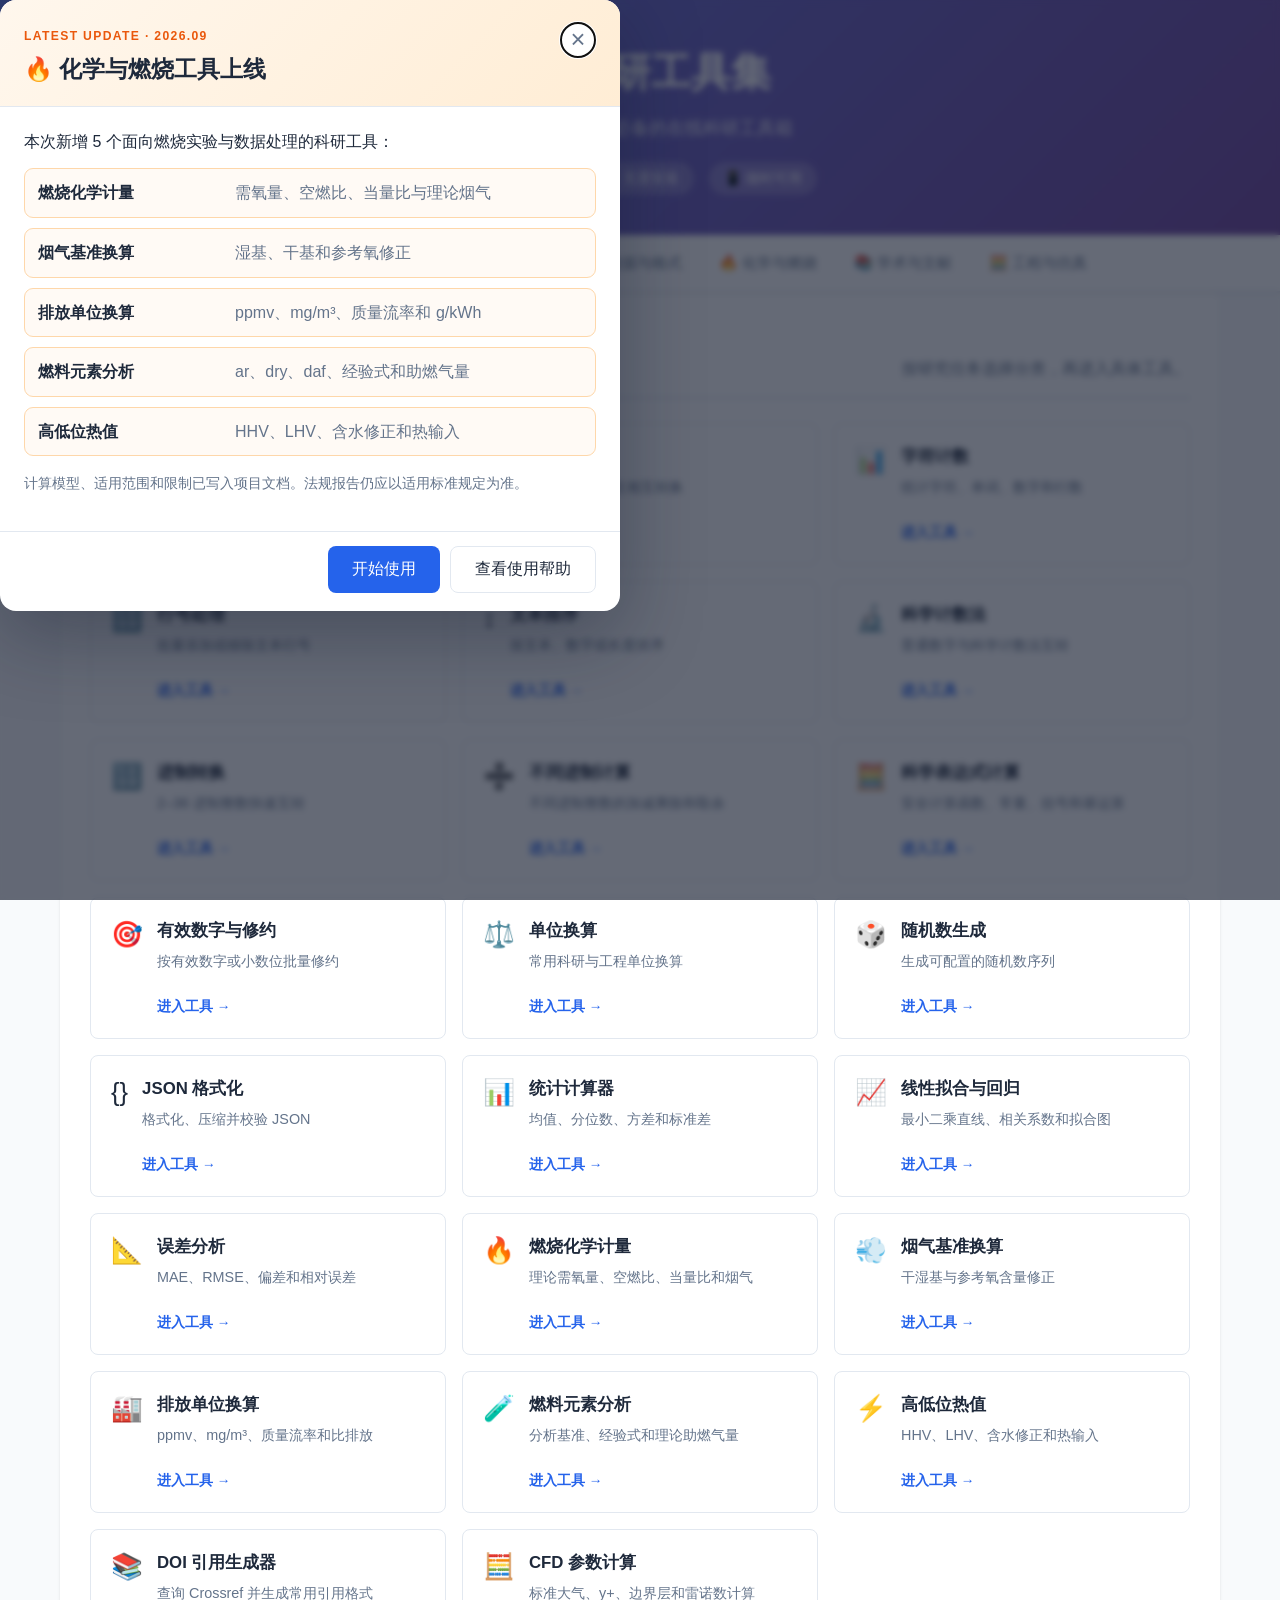
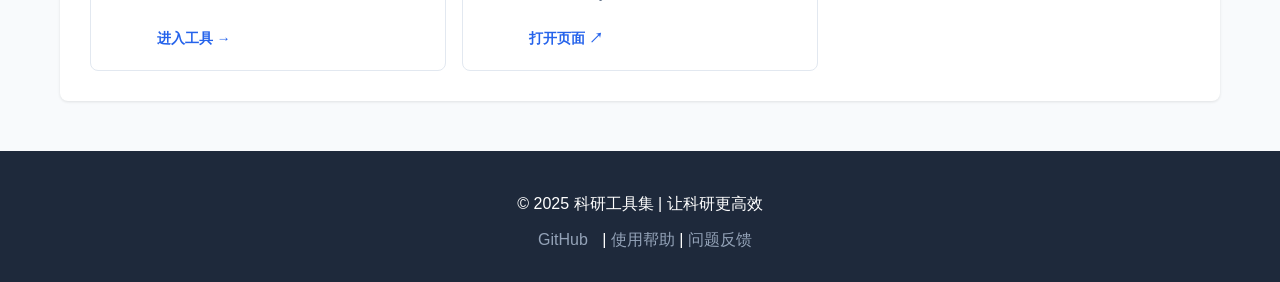
<file: web/index.html>
<!DOCTYPE html>
<html lang="zh-CN">
<head>
    <meta name="google-adsense-account" content="ca-pub-4686940386233751">
    <meta charset="UTF-8">
    <meta name="viewport" content="width=device-width, initial-scale=1.0">
    <title>科研工具集 - 研究生/博士生必备工具箱</title>
    <meta name="description" content="免费在线科研工具箱：文本处理、统计分析、线性回归、科学计算、误差分析、DOI 引用生成和 CFD 辅助计算。">
    <link rel="stylesheet" href="css/style.css">
    <link rel="stylesheet" href="css/doi-citation.css">
    <link rel="stylesheet" href="css/base-tools.css">
    <link rel="stylesheet" href="css/research-calculators.css">
    <link rel="stylesheet" href="css/combustion-tools.css">
    <link rel="stylesheet" href="css/site-dialogs.css">
    <!-- 广告位：顶部 -->
    <script async src="https://pagead2.googlesyndication.com/pagead/js/adsbygoogle.js?client=ca-pub-4686940386233751" crossorigin="anonymous"></script>
</head>
<body>
    <header>
        <div class="container">
            <h1>🔬 科研工具集</h1>
            <p class="subtitle">研究生、博士生必备的在线科研工具箱</p>
            <div class="badges">
                <span class="badge">🆓 免费使用</span>
                <span class="badge">⚡ 无需安装</span>
                <span class="badge">📱 随时可用</span>
            </div>
        </div>
    </header>

    <nav class="tool-nav">
        <div class="container">
            <ul id="categoryList" aria-label="工具分类"></ul>
        </div>
    </nav>

    <main class="container">
        <section id="tool-home" class="category-section active" aria-labelledby="category-title">
            <div class="category-heading">
                <div>
                    <p class="eyebrow">工具目录</p>
                    <h2 id="category-title">全部工具</h2>
                </div>
                <p id="category-description">按研究任务选择分类，再进入具体工具。</p>
            </div>
            <div id="toolCards" class="tool-card-grid"></div>
        </section>

        <!-- 工具1: 文本去空格 -->
        <section id="trim" class="tool-section active">
            <h2>📝 文本去空格工具</h2>
                    <div class="options">
                <label><input type="checkbox" id="trim-space" checked> 去除空格</label>
                <label><input type="checkbox" id="trim-newline" checked> 去除换行</label>
                <label><input type="checkbox" id="trim-tab" checked> 去除制表符</label>
                <label><input type="checkbox" id="trim-extra" checked> 去除多余空格</label>
            </div>
            <div class="io-area">
                <div class="input-box">
                    <label>输入文本</label>
                    <textarea id="trim-input" placeholder="请输入需要处理的文本..."></textarea>
                </div>
                <div class="output-box">
                    <label>输出结果</label>
                    <textarea id="trim-output" readonly placeholder="处理结果将显示在这里"></textarea>
                </div>
            </div>
            <div class="btn-group">
                <button class="btn-primary" onclick="trimText()">开始转换 →</button>
                <button class="btn-secondary" onclick="copyResult('trim-output')">复制结果</button>
                <button class="btn-secondary" onclick="clearText('trim')">清空</button>
            </div>
        </section>

        <!-- 工具2: 科学计数法转换 -->
        <section id="sci" class="tool-section">
            <h2>🔢 科学计数法转换</h2>
            <div class="options">
                <label>小数位数: 
                    <select id="sci-precision">
                        <option value="4">4位</option>
                        <option value="6">6位</option>
                        <option value="8">8位</option>
                        <option value="10" selected>10位</option>
                    </select>
                </label>
            </div>
            <div class="io-area">
                <div class="input-box">
                    <label>输入</label>
                    <textarea id="sci-input" placeholder="输入科学计数法或普通数字，如: 1.23e-5 或 0.0000123"></textarea>
                </div>
                <div class="output-box">
                    <label>输出</label>
                    <textarea id="sci-output" readonly></textarea>
                </div>
            </div>
            <div class="btn-group">
                <button class="btn-primary" onclick="sciToDecimal()">转为普通数字</button>
                <button class="btn-primary" onclick="decimalToSci()">转为科学计数法</button>
                <button class="btn-secondary" onclick="copyResult('sci-output')">复制结果</button>
                <button class="btn-secondary" onclick="clearText('sci')">清空</button>
            </div>
        </section>

        <!-- 工具: 进制转换 -->
        <section id="base-convert" class="tool-section base-tool" aria-labelledby="base-convert-title">
            <h2 id="base-convert-title">🔢 进制转换工具</h2>
            <p class="base-tool-intro">支持 2–36 进制整数及负数，不需要输入 0x、0b 等前缀。</p>
            <div class="base-form-grid">
                <label class="base-field base-field-wide">
                    <span>输入数值</span>
                    <input id="base-convert-input" type="text" value="255" autocomplete="off" spellcheck="false">
                </label>
                <label class="base-field">
                    <span>原始进制</span>
                    <input id="base-convert-from" type="number" min="2" max="36" value="10">
                </label>
                <label class="base-field">
                    <span>目标进制</span>
                    <input id="base-convert-to" type="number" min="2" max="36" value="16">
                </label>
                <label class="base-field base-field-wide">
                    <span>转换结果</span>
                    <input id="base-convert-output" type="text" readonly placeholder="结果">
                </label>
            </div>
            <p id="base-convert-detail" class="base-detail">十进制值：</p>
            <div class="btn-group">
                <button id="base-convert-run" class="btn-primary" type="button">开始转换</button>
                <button id="base-convert-swap" class="btn-secondary" type="button">交换进制</button>
                <button id="base-convert-copy" class="btn-secondary" type="button">复制结果</button>
                <button id="base-convert-clear" class="btn-secondary" type="button">清空</button>
            </div>
            <div id="base-convert-status" class="base-status" role="status" aria-live="polite"></div>
        </section>

        <!-- 工具: 不同进制整数计算 -->
        <section id="base-calculator" class="tool-section base-tool" aria-labelledby="base-calculator-title">
            <h2 id="base-calculator-title">➗ 不同进制整数计算器</h2>
            <p class="base-tool-intro">两个操作数可以分别指定 2–36 进制；除法返回向零截断的整数商和余数。</p>
            <div class="base-calculator-grid">
                <label class="base-field">
                    <span>操作数 A</span>
                    <input id="base-calc-left" type="text" value="FF" autocomplete="off" spellcheck="false">
                </label>
                <label class="base-field base-field-compact">
                    <span>A 的进制</span>
                    <input id="base-calc-left-base" type="number" min="2" max="36" value="16">
                </label>
                <label class="base-field base-field-operator">
                    <span>运算符</span>
                    <select id="base-calc-operator">
                        <option value="+">＋ 加</option>
                        <option value="-">－ 减</option>
                        <option value="*">× 乘</option>
                        <option value="/">÷ 除</option>
                        <option value="%">% 取余</option>
                    </select>
                </label>
                <label class="base-field">
                    <span>操作数 B</span>
                    <input id="base-calc-right" type="text" value="1" autocomplete="off" spellcheck="false">
                </label>
                <label class="base-field base-field-compact">
                    <span>B 的进制</span>
                    <input id="base-calc-right-base" type="number" min="2" max="36" value="2">
                </label>
                <label class="base-field base-field-compact">
                    <span>结果进制</span>
                    <input id="base-calc-result-base" type="number" min="2" max="36" value="2">
                </label>
                <label class="base-field base-field-wide">
                    <span>计算结果</span>
                    <input id="base-calc-output" type="text" readonly placeholder="结果">
                </label>
            </div>
            <p id="base-calc-detail" class="base-detail">十进制校验：</p>
            <div class="btn-group">
                <button id="base-calc-run" class="btn-primary" type="button">开始计算</button>
                <button id="base-calc-swap" class="btn-secondary" type="button">交换 A / B</button>
                <button id="base-calc-copy" class="btn-secondary" type="button">复制结果</button>
                <button id="base-calc-clear" class="btn-secondary" type="button">清空</button>
            </div>
            <div id="base-calc-status" class="base-status" role="status" aria-live="polite"></div>
        </section>

        <!-- 工具: 统计计算器 -->
        <section id="statistics" class="tool-section research-tool" aria-labelledby="statistics-title">
            <h2 id="statistics-title">📊 统计计算器</h2>
            <p class="research-intro">粘贴一组数字，快速获得样本量、均值、中位数、极值、四分位数、方差和标准差。</p>
            <label class="research-field"><span>数据（支持空格、逗号、分号或换行）</span><textarea id="statistics-input" rows="6">1, 2, 3, 4, 5</textarea></label>
            <label class="research-check"><input id="statistics-sample" type="checkbox" checked> 使用样本方差和样本标准差（n−1）</label>
            <div class="btn-group"><button id="statistics-run" class="btn-primary" type="button">开始计算</button><button id="statistics-copy" class="btn-secondary" type="button">复制报告</button><button id="statistics-clear" class="btn-secondary" type="button">清空</button></div>
            <pre id="statistics-output" class="research-output" aria-live="polite">等待计算…</pre>
            <div id="statistics-status" class="research-status" role="status"></div>
        </section>

        <!-- 工具: 线性拟合与回归 -->
        <section id="linear-regression" class="tool-section research-tool" aria-labelledby="regression-title">
            <h2 id="regression-title">📈 线性拟合与回归</h2>
            <p class="research-intro">输入成对 X、Y 数据，计算最小二乘直线、相关系数和决定系数，并绘制散点图。</p>
            <div class="research-two-column">
                <label class="research-field"><span>X 数据</span><textarea id="regression-x" rows="6">1, 2, 3, 4, 5</textarea></label>
                <label class="research-field"><span>Y 数据</span><textarea id="regression-y" rows="6">2.1, 4.0, 6.2, 7.9, 10.1</textarea></label>
            </div>
            <div class="btn-group"><button id="regression-run" class="btn-primary" type="button">开始拟合</button><button id="regression-copy" class="btn-secondary" type="button">复制结果</button><button id="regression-clear" class="btn-secondary" type="button">清空</button></div>
            <pre id="regression-output" class="research-output" aria-live="polite">等待拟合…</pre>
            <canvas id="regression-chart" class="research-chart" width="900" height="420" aria-label="线性拟合图"></canvas>
            <div id="regression-status" class="research-status" role="status"></div>
        </section>

        <!-- 工具: 科学表达式计算 -->
        <section id="expression-calculator" class="tool-section research-tool" aria-labelledby="expression-title">
            <h2 id="expression-title">🧮 科学表达式计算器</h2>
            <p class="research-intro">支持 + − × ÷、括号、幂以及常见数学函数；角度制可用于三角函数。</p>
            <label class="research-field"><span>表达式</span><input id="expression-input" type="text" value="sqrt(2)^2 + sin(30)" autocomplete="off"></label>
            <label class="research-check"><input id="expression-degrees" type="checkbox" checked> 三角函数使用角度制</label>
            <p class="research-help">函数：sqrt、sin、cos、tan、asin、acos、atan、log、ln、exp、abs；常量：pi、e。</p>
            <div class="btn-group"><button id="expression-run" class="btn-primary" type="button">计算</button><button id="expression-copy" class="btn-secondary" type="button">复制结果</button><button id="expression-clear" class="btn-secondary" type="button">清空</button></div>
            <pre id="expression-output" class="research-output" aria-live="polite">等待计算…</pre>
            <div id="expression-status" class="research-status" role="status"></div>
        </section>

        <!-- 工具: 有效数字与修约 -->
        <section id="significant-figures" class="tool-section research-tool" aria-labelledby="significant-title">
            <h2 id="significant-title">🎯 有效数字与数值修约</h2>
            <p class="research-intro">按有效数字或小数位批量修约，采用科研常用的四舍六入五成双规则。</p>
            <label class="research-field"><span>数值（每行或使用逗号分隔）</span><textarea id="significant-input" rows="6">1.245, 12.55, 0.00123456</textarea></label>
            <div class="research-two-column compact">
                <label class="research-field"><span>修约方式</span><select id="significant-mode"><option value="significant">有效数字</option><option value="decimal">小数位数</option></select></label>
                <label class="research-field"><span>保留位数</span><input id="significant-places" type="number" min="0" max="15" value="3"></label>
            </div>
            <div class="btn-group"><button id="significant-run" class="btn-primary" type="button">开始修约</button><button id="significant-copy" class="btn-secondary" type="button">复制结果</button><button id="significant-clear" class="btn-secondary" type="button">清空</button></div>
            <pre id="significant-output" class="research-output" aria-live="polite">等待修约…</pre>
            <div id="significant-status" class="research-status" role="status"></div>
        </section>

        <!-- 工具: 误差分析 -->
        <section id="error-analysis" class="tool-section research-tool" aria-labelledby="error-title">
            <h2 id="error-title">📐 误差分析工具</h2>
            <p class="research-intro">比较测量值与参考值，计算逐点误差以及 MAE、RMSE、平均偏差和 MAPE。</p>
            <div class="research-two-column">
                <label class="research-field"><span>测量值 / 预测值</span><textarea id="error-observed" rows="6">9.8, 20.5, 29.7, 41.0</textarea></label>
                <label class="research-field"><span>参考值 / 真实值</span><textarea id="error-reference" rows="6">10, 20, 30, 40</textarea></label>
            </div>
            <div class="btn-group"><button id="error-run" class="btn-primary" type="button">分析误差</button><button id="error-copy" class="btn-secondary" type="button">复制报告</button><button id="error-clear" class="btn-secondary" type="button">清空</button></div>
            <pre id="error-output" class="research-output" aria-live="polite">等待分析…</pre>
            <div id="error-status" class="research-status" role="status"></div>
        </section>

        <section id="combustion-stoichiometry" class="tool-section combustion-tool" aria-labelledby="combustion-title">
            <h2 id="combustion-title">🔥 燃烧化学计量与当量比</h2>
            <p class="combustion-intro">对 CHONS 单一燃料计算理论需氧量、空燃比和贫燃/化学计量理论烟气。富燃时不虚构产物分配。</p>
            <div class="combustion-grid">
                <label><span>常用燃料</span><select id="combustion-preset"><option value="CH4">甲烷 CH₄</option><option value="H2">氢气 H₂</option><option value="CO">一氧化碳 CO</option><option value="C2H6">乙烷 C₂H₆</option><option value="C3H8">丙烷 C₃H₈</option><option value="NH3">氨 NH₃</option><option value="CH3OH">甲醇 CH₃OH</option><option value="C2H5OH">乙醇 C₂H₅OH</option></select></label>
                <label><span>燃料化学式</span><input id="combustion-formula" value="CH4"></label>
                <label><span>当量比 φ</span><input id="combustion-phi" type="number" step="any" value="1"></label>
                <label><span>助燃气 O₂（vol%）</span><input id="combustion-air-o2" type="number" step="any" value="20.95"></label>
            </div>
            <div class="btn-group"><button id="combustion-run" class="btn-primary" type="button">计算</button><button id="combustion-copy" class="btn-secondary" type="button">复制报告</button></div>
            <pre id="combustion-output" class="combustion-output">等待计算…</pre><div id="combustion-status" class="combustion-status" role="status"></div>
        </section>

        <section id="flue-gas-conversion" class="tool-section combustion-tool" aria-labelledby="flue-title">
            <h2 id="flue-title">💨 烟气干湿基与氧基准换算</h2>
            <p class="combustion-intro">污染物与 O₂ 必须使用同一输入基准；程序统一换到干基后进行参考氧修正。</p>
            <div class="combustion-grid">
                <label><span>污染物浓度</span><input id="flue-concentration" type="number" step="any" value="100"></label>
                <label><span>浓度单位</span><select id="flue-unit"><option value="ppm">ppm</option><option value="percent">%</option></select></label>
                <label><span>输入基准</span><select id="flue-basis"><option value="dry">干基 dry</option><option value="wet">湿基 wet</option></select></label>
                <label><span>水蒸气（vol%）</span><input id="flue-water" type="number" step="any" value="10"></label>
                <label><span>实测 O₂（vol%，同输入基准）</span><input id="flue-o2" type="number" step="any" value="8"></label>
                <label><span>目标 O₂（vol%，干基）</span><input id="flue-reference-o2" type="number" step="any" value="6"></label>
                <label><span>助燃气 O₂（vol%）</span><input id="flue-air-o2" type="number" step="any" value="20.9"></label>
            </div>
            <div class="btn-group"><button id="flue-run" class="btn-primary" type="button">换算</button><button id="flue-copy" class="btn-secondary" type="button">复制报告</button></div>
            <pre id="flue-output" class="combustion-output">等待换算…</pre><div id="flue-status" class="combustion-status" role="status"></div>
        </section>

        <section id="emission-converter" class="tool-section combustion-tool" aria-labelledby="emission-title">
            <h2 id="emission-title">🏭 燃烧排放单位换算</h2>
            <p class="combustion-intro">按理想气体方程进行 ppmv 与 mg/m³ 换算，并可计算质量流率和比排放。</p>
            <div class="combustion-grid">
                <label><span>组分/报告基准</span><select id="emission-species"><option data-mw="30.006">NO</option><option data-mw="46.0055" selected>NO₂ / NOx as NO₂</option><option data-mw="28.0101">CO</option><option data-mw="44.0095">CO₂</option><option data-mw="64.066">SO₂</option><option data-mw="17.0305">NH₃</option><option data-mw="16.0425">CH₄</option></select></label>
                <label><span>分子量（g/mol）</span><input id="emission-mw" type="number" step="any" value="46.0055"></label>
                <label><span>输入浓度</span><input id="emission-concentration" type="number" step="any" value="100"></label>
                <label><span>输入单位</span><select id="emission-unit"><option value="ppm">ppmv</option><option value="mg/m3">mg/m³</option></select></label>
                <label><span>参考温度（°C）</span><input id="emission-temperature" type="number" step="any" value="0"></label>
                <label><span>绝对压力（kPa）</span><input id="emission-pressure" type="number" step="any" value="101.325"></label>
                <label><span>体积流量（m³/s，可选）</span><input id="emission-flow" type="number" step="any" value="0"></label>
                <label><span>设备功率（kW，可选）</span><input id="emission-power" type="number" step="any" value="0"></label>
            </div>
            <div class="btn-group"><button id="emission-run" class="btn-primary" type="button">换算</button><button id="emission-copy" class="btn-secondary" type="button">复制报告</button></div>
            <pre id="emission-output" class="combustion-output">等待换算…</pre><div id="emission-status" class="combustion-status" role="status"></div>
        </section>

        <section id="fuel-element-analysis" class="tool-section combustion-tool" aria-labelledby="fuel-analysis-title">
            <h2 id="fuel-analysis-title">🧪 燃料元素分析与经验式</h2>
            <p class="combustion-intro">换算收到基、干基和干燥无灰基 CHONS，计算 C=1 经验式与理论助燃气量。</p>
            <div class="combustion-grid">
                <label><span>元素输入基准</span><select id="fuel-basis"><option value="ar">收到基 ar</option><option value="dry">干基 dry</option><option value="daf">干燥无灰基 daf</option></select></label>
                <label><span>C（wt%）</span><input id="fuel-c" type="number" step="any" value="45"></label>
                <label><span>H（wt%）</span><input id="fuel-h" type="number" step="any" value="5"></label>
                <label><span>O（wt%）</span><input id="fuel-o" type="number" step="any" value="30"></label>
                <label><span>N（wt%）</span><input id="fuel-n" type="number" step="any" value="1"></label>
                <label><span>S（wt%）</span><input id="fuel-s" type="number" step="any" value="1"></label>
                <label><span>水分 ar（wt%）</span><input id="fuel-moisture" type="number" step="any" value="10"></label>
                <label><span>灰分（wt%）</span><input id="fuel-ash" type="number" step="any" value="8"></label>
                <label><span>助燃气 O₂（vol%）</span><input id="fuel-air-o2" type="number" step="any" value="20.95"></label>
            </div>
            <p class="combustion-note">水分始终按收到基；daf 输入时灰分也按收到基，其余情况下灰分随所选基准。</p>
            <div class="btn-group"><button id="fuel-run" class="btn-primary" type="button">计算</button><button id="fuel-copy" class="btn-secondary" type="button">复制报告</button></div>
            <pre id="fuel-output" class="combustion-output">等待计算…</pre><div id="fuel-status" class="combustion-status" role="status"></div>
        </section>

        <section id="heating-value" class="tool-section combustion-tool" aria-labelledby="heating-title">
            <h2 id="heating-title">⚡ 高低位热值与能量流</h2>
            <p class="combustion-intro">实测 HHV 优先；留空时才使用明确标注的 Dulong 经验估算。</p>
            <div class="combustion-grid">
                <label><span>C dry（wt%）</span><input id="heating-c" type="number" step="any" value="80"></label>
                <label><span>H dry（wt%）</span><input id="heating-h" type="number" step="any" value="5"></label>
                <label><span>O dry（wt%）</span><input id="heating-o" type="number" step="any" value="10"></label>
                <label><span>S dry（wt%）</span><input id="heating-s" type="number" step="any" value="1"></label>
                <label><span>水分 ar（wt%）</span><input id="heating-moisture" type="number" step="any" value="10"></label>
                <label><span>实测 HHV（MJ/kg，可留空）</span><input id="heating-hhv" type="number" step="any" placeholder="留空则经验估算"></label>
                <label><span>实测 HHV 基准</span><select id="heating-basis"><option value="dry">干基 dry</option><option value="ar">收到基 ar</option></select></label>
                <label><span>水汽化潜热（MJ/kg）</span><input id="heating-hfg" type="number" step="any" value="2.442"></label>
                <label><span>燃料流量（kg/h，可选）</span><input id="heating-flow" type="number" step="any" value="0"></label>
            </div>
            <div class="btn-group"><button id="heating-run" class="btn-primary" type="button">计算</button><button id="heating-copy" class="btn-secondary" type="button">复制报告</button></div>
            <pre id="heating-output" class="combustion-output">等待计算…</pre><div id="heating-status" class="combustion-status" role="status"></div>
        </section>

        <!-- 工具3: 单位换算 -->
        <section id="unit" class="tool-section">
            <h2>⚖️ 单位换算工具</h2>
            <div class="unit-converter">
                <div class="unit-row">
                    <select id="unit-category" onchange="updateUnitOptions()">
                        <option value="length">长度</option>
                        <option value="weight">重量</option>
                        <option value="temperature">温度</option>
                        <option value="area">面积</option>
                        <option value="volume">体积</option>
                        <option value="pressure">压力</option>
                        <option value="energy">能量</option>
                        <option value="power">功率</option>
                        <option value="time">时间</option>
                    </select>
                </div>
                <div class="unit-row">
                    <div class="unit-col">
                        <label>从</label>
                        <select id="unit-from"></select>
                        <input type="number" id="unit-input" placeholder="输入数值" oninput="convertUnit()">
                    </div>
                    <span class="arrow">→</span>
                    <div class="unit-col">
                        <label>到</label>
                        <select id="unit-to" onchange="convertUnit()"></select>
                        <input type="text" id="unit-output" readonly placeholder="结果">
                    </div>
                </div>
                <button class="btn-secondary" onclick="swapUnit()">交换单位</button>
                <button class="btn-secondary" onclick="copyResult('unit-output')">复制结果</button>
            </div>
        </section>

        <!-- 工具4: 繁简转换 -->
        <section id="s2t" class="tool-section">
            <h2>繁简转换工具</h2>
            <div class="options">
                <label><input type="radio" name="s2t-mode" value="s2t" checked> 简体→繁体</label>
                <label><input type="radio" name="s2t-mode" value="t2s"> 繁体→简体</label>
                <label><input type="radio" name="s2t-mode" value="s2hk"> 简体→香港</label>
                <label><input type="radio" name="s2t-mode" value="s2tw"> 简体→台湾</label>
            </div>
            <div class="io-area">
                <div class="input-box">
                    <label>输入文本</label>
                    <textarea id="s2t-input" placeholder="请输入文本..."></textarea>
                </div>
                <div class="output-box">
                    <label>输出结果</label>
                    <textarea id="s2t-output" readonly></textarea>
                </div>
            </div>
            <div class="btn-group">
                <button class="btn-primary" onclick="convertS2T()">开始转换 →</button>
                <button class="btn-secondary" onclick="copyResult('s2t-output')">复制结果</button>
                <button class="btn-secondary" onclick="clearText('s2t')">清空</button>
            </div>
        </section>

        <!-- 工具5: 随机数生成 -->
        <section id="random" class="tool-section">
            <h2>🎲 随机数生成工具</h2>
            <div class="random-options">
                <div class="random-row">
                    <label>最小值: <input type="number" id="random-min" value="1"></label>
                    <label>最大值: <input type="number" id="random-max" value="100"></label>
                    <label>生成个数: <input type="number" id="random-count" value="10"></label>
                </div>
                <div class="random-row">
                    <label>小数位数: 
                        <select id="random-decimal">
                            <option value="0" selected>整数</option>
                            <option value="1">1位</option>
                            <option value="2">2位</option>
                            <option value="3">3位</option>
                        </select>
                    </label>
                    <label><input type="checkbox" id="random-unique"> 不重复</label>
                </div>
                <div class="random-row">
                    <label>排序: 
                        <select id="random-sort">
                            <option value="none">不排序</option>
                            <option value="asc">升序</option>
                            <option value="desc">降序</option>
                        </select>
                    </label>
                    <label>分隔符: 
                        <select id="random-sep">
                            <option value="newline">换行</option>
                            <option value="comma">逗号</option>
                            <option value="space">空格</option>
                        </select>
                    </label>
                </div>
            </div>
            <div class="io-area">
                <div class="output-box full">
                    <label>输出结果</label>
                    <textarea id="random-output" readonly placeholder="点击生成按钮获取随机数"></textarea>
                </div>
            </div>
            <div class="btn-group">
                <button class="btn-primary" onclick="generateRandom()">生成随机数</button>
                <button class="btn-secondary" onclick="copyResult('random-output')">复制结果</button>
            </div>
        </section>

        <!-- 工具6: 字符计数 -->
        <section id="count" class="tool-section">
            <h2>📊 字符计数工具</h2>
            <div class="io-area">
                <div class="input-box">
                    <label>输入文本 <span class="auto-count">(实时统计)</span></label>
                    <textarea id="count-input" placeholder="请输入文本..." oninput="countChars()"></textarea>
                </div>
            </div>
            <div class="count-results">
                <div class="count-item">
                    <span class="count-label">总字符数</span>
                    <span class="count-value" id="count-total">0</span>
                </div>
                <div class="count-item">
                    <span class="count-label">中文字符</span>
                    <span class="count-value" id="count-cn">0</span>
                </div>
                <div class="count-item">
                    <span class="count-label">英文字母</span>
                    <span class="count-value" id="count-en">0</span>
                </div>
                <div class="count-item">
                    <span class="count-label">数字</span>
                    <span class="count-value" id="count-num">0</span>
                </div>
                <div class="count-item">
                    <span class="count-label">空格</span>
                    <span class="count-value" id="count-space">0</span>
                </div>
                <div class="count-item">
                    <span class="count-label">标点符号</span>
                    <span class="count-value" id="count-punct">0</span>
                </div>
                <div class="count-item">
                    <span class="count-label">单词数</span>
                    <span class="count-value" id="count-words">0</span>
                </div>
                <div class="count-item">
                    <span class="count-label">行数</span>
                    <span class="count-value" id="count-lines">0</span>
                </div>
            </div>
        </section>

        <!-- 工具7: 行号处理 -->
        <section id="line" class="tool-section">
            <h2>🔢 行号处理工具</h2>
            <div class="options">
                <label><input type="radio" name="line-mode" value="add" checked> 添加行号</label>
                <label><input type="radio" name="line-mode" value="remove"> 去除行号</label>
            </div>
            <div class="line-options" id="line-add-options">
                <label>起始编号: <input type="number" id="line-start" value="1"></label>
                <label>编号宽度: <input type="number" id="line-width" value="4"></label>
                <label>分隔符: 
                    <select id="line-sep">
                        <option value=": ">001: </option>
                        <option value=" - ">001 - </option>
                        <option value=". ">001. </option>
                        <option value=" ">001 </option>
                    </select>
                </label>
            </div>
            <div class="io-area">
                <div class="input-box">
                    <label>输入文本</label>
                    <textarea id="line-input" placeholder="请输入文本..."></textarea>
                </div>
                <div class="output-box">
                    <label>输出结果</label>
                    <textarea id="line-output" readonly></textarea>
                </div>
            </div>
            <div class="btn-group">
                <button class="btn-primary" onclick="processLine()">开始处理 →</button>
                <button class="btn-secondary" onclick="copyResult('line-output')">复制结果</button>
                <button class="btn-secondary" onclick="clearText('line')">清空</button>
            </div>
        </section>

        <!-- 工具8: 文本排序 -->
        <section id="sort" class="tool-section">
            <h2>↕️ 文本排序工具</h2>
            <div class="options">
                <label>排序方式: 
                    <select id="sort-type">
                        <option value="alpha">字母排序</option>
                        <option value="numeric">数字排序</option>
                        <option value="length">按行长度</option>
                    </select>
                </label>
                <label>排序方向: 
                    <select id="sort-order">
                        <option value="asc">升序</option>
                        <option value="desc">降序</option>
                        <option value="random">随机</option>
                    </select>
                </label>
            </div>
            <div class="options">
                <label><input type="checkbox" id="sort-unique"> 去除重复</label>
                <label><input type="checkbox" id="sort-ignore"> 忽略大小写</label>
                <label><input type="checkbox" id="sort-empty"> 去除空行</label>
            </div>
            <div class="io-area">
                <div class="input-box">
                    <label>输入文本</label>
                    <textarea id="sort-input" placeholder="请输入文本，每行一项..."></textarea>
                </div>
                <div class="output-box">
                    <label>输出结果</label>
                    <textarea id="sort-output" readonly></textarea>
                </div>
            </div>
            <div class="btn-group">
                <button class="btn-primary" onclick="sortText()">开始排序 →</button>
                <button class="btn-secondary" onclick="copyResult('sort-output')">复制结果</button>
                <button class="btn-secondary" onclick="clearText('sort')">清空</button>
            </div>
        </section>

        <!-- 工具9: JSON格式化 -->
        <section id="json" class="tool-section">
            <h2>{} JSON格式化工具</h2>
            <div class="options">
                <label>缩进: 
                    <select id="json-indent">
                        <option value="2">2空格</option>
                        <option value="4" selected>4空格</option>
                        <option value="tab">Tab</option>
                    </select>
                </label>
            </div>
            <div class="io-area">
                <div class="input-box">
                    <label>输入 JSON</label>
                    <textarea id="json-input" placeholder='{"name": "test", "value": 123}'></textarea>
                </div>
                <div class="output-box">
                    <label>输出结果</label>
                    <textarea id="json-output" readonly></textarea>
                </div>
            </div>
            <div class="btn-group">
                <button class="btn-primary" onclick="formatJson()">格式化 ↑</button>
                <button class="btn-primary" onclick="minifyJson()">压缩 ↓</button>
                <button class="btn-secondary" onclick="validateJson()">校验</button>
                <button class="btn-secondary" onclick="copyResult('json-output')">复制结果</button>
                <button class="btn-secondary" onclick="clearText('json')">清空</button>
            </div>
            <div class="json-status" id="json-status"></div>
        </section>

        <!-- 工具10: DOI 引用生成器 -->
        <section id="doi-citation" class="tool-section doi-tool" aria-labelledby="doi-tool-title">
            <h2 id="doi-tool-title">📚 DOI / 论文引用生成器</h2>
            <p class="doi-intro">通过 DOI 查询论文元数据，并生成 APA、IEEE、GB/T 7714、MLA、Chicago、BibTeX 和 RIS 引用。</p>

            <div class="doi-card" aria-labelledby="doi-query-title">
                <h3 id="doi-query-title">输入 DOI</h3>
                <form id="doi-form">
                    <div class="doi-input-row">
                        <input id="doi-input" type="text" autocomplete="off" spellcheck="false"
                               placeholder="例如：10.1038/s41586-020-2649-2" aria-label="论文 DOI">
                        <button id="doi-query-button" class="btn-primary" type="submit">查询并生成</button>
                    </div>
                </form>
                <div class="doi-helper-row">
                    <span>支持 DOI、doi.org 链接和带有 doi: 前缀的文本</span>
                    <button id="doi-example-button" class="doi-text-button" type="button">填入示例</button>
                    <button id="doi-clear-button" class="doi-text-button" type="button">清空</button>
                </div>
                <div id="doi-status" role="status" aria-live="polite"></div>
            </div>

            <div id="doi-metadata-card" class="doi-card hidden" aria-labelledby="doi-metadata-title">
                <h3 id="doi-metadata-title">论文信息</h3>
                <div id="doi-metadata-grid" class="doi-metadata-grid"></div>
                <details>
                    <summary>查看 Crossref 原始 JSON</summary>
                    <pre id="doi-raw-json"></pre>
                </details>
            </div>

            <div id="doi-result-card" class="doi-card hidden" aria-labelledby="doi-result-title">
                <div class="doi-toolbar">
                    <h3 id="doi-result-title">引用结果</h3>
                    <div class="doi-toolbar-actions">
                        <button id="doi-copy-all-button" class="btn-secondary btn-small" type="button">复制全部</button>
                        <button id="doi-download-txt-button" class="btn-secondary btn-small" type="button">下载 TXT</button>
                        <button id="doi-download-bib-button" class="btn-secondary btn-small" type="button">下载 BibTeX</button>
                        <button id="doi-download-ris-button" class="btn-secondary btn-small" type="button">下载 RIS</button>
                    </div>
                </div>
                <div id="doi-citation-list" class="doi-citation-list"></div>
                <p class="doi-notice">自动生成的引用可能受到源数据完整性和期刊特殊规则影响。提交论文前，请对照学校、期刊或出版机构的格式要求复核。</p>
            </div>

            <div class="doi-card doi-guide">
                <h3>使用说明与数据来源</h3>
                <ol>
                    <li>输入论文 DOI 或完整的 doi.org 链接。</li>
                    <li>工具通过 Crossref 公共接口查询作者、标题、期刊、年份等公开元数据。</li>
                    <li>复制单项引用，或下载 BibTeX、RIS 文件导入文献管理软件。</li>
                </ol>
                <p>本站不会保存你输入的 DOI。元数据来源：<a href="https://www.crossref.org/documentation/retrieve-metadata/rest-api/" target="_blank" rel="noopener noreferrer">Crossref REST API</a>。</p>
            </div>

            <div id="doi-toast" class="doi-toast" role="status" aria-live="polite"></div>
        </section>
    </main>

    <footer>
        <div class="container">
            <p>© 2025 科研工具集 | 让科研更高效</p>
            <p class="footer-links">
                <a href="https://github.com/xuhaiqi/research-tools" target="_blank" rel="noopener noreferrer">GitHub</a> | 
                <button id="help-open" class="footer-link" type="button">使用帮助</button> |
                <button id="feedback-open" class="footer-link" type="button">问题反馈</button>
            </p>
        </div>
    </footer>

    <dialog id="update-dialog" class="site-dialog" aria-labelledby="update-dialog-title">
        <div class="site-dialog-header update-header">
            <div><span class="dialog-kicker">LATEST UPDATE · 2026.09</span><h2 id="update-dialog-title">🔥 化学与燃烧工具上线</h2></div>
            <button class="dialog-close" type="button" data-close-dialog="update-dialog" aria-label="关闭更新公告">×</button>
        </div>
        <div class="site-dialog-body">
            <p>本次新增 5 个面向燃烧实验与数据处理的科研工具：</p>
            <ul class="update-list">
                <li><strong>燃烧化学计量</strong><span>需氧量、空燃比、当量比与理论烟气</span></li>
                <li><strong>烟气基准换算</strong><span>湿基、干基和参考氧修正</span></li>
                <li><strong>排放单位换算</strong><span>ppmv、mg/m³、质量流率和 g/kWh</span></li>
                <li><strong>燃料元素分析</strong><span>ar、dry、daf、经验式和助燃气量</span></li>
                <li><strong>高低位热值</strong><span>HHV、LHV、含水修正和热输入</span></li>
            </ul>
            <p class="dialog-note">计算模型、适用范围和限制已写入项目文档。法规报告仍应以适用标准规定为准。</p>
        </div>
        <div class="site-dialog-actions"><button class="btn-primary" type="button" data-close-dialog="update-dialog">开始使用</button><button id="update-help-open" class="btn-secondary" type="button">查看使用帮助</button></div>
    </dialog>

    <dialog id="help-dialog" class="site-dialog site-dialog-wide" aria-labelledby="help-dialog-title">
        <div class="site-dialog-header"><div><span class="dialog-kicker">HELP CENTER</span><h2 id="help-dialog-title">使用帮助</h2></div><button class="dialog-close" type="button" data-close-dialog="help-dialog" aria-label="关闭使用帮助">×</button></div>
        <div class="site-dialog-body help-content">
            <section><h3>如何使用工具</h3><ol><li>在顶部选择工具大类，再点击具体工具卡片。</li><li>按照字段标注输入数据，注意单位、干湿基和参考状态。</li><li>点击计算或转换，并使用“复制报告”保存结果。</li><li>重要科研结果请结合原始数据、模型假设和适用标准复核。</li></ol></section>
            <section><h3>数据与隐私</h3><p>除 DOI 工具需要调用 Crossref 查询公开文献元数据外，数值、统计、化学和燃烧工具均在浏览器本地计算，输入数据不会上传到本站服务器。</p></section>
            <section><h3>常见问题</h3><details><summary>为什么网页和文献中的结果略有差异？</summary><p>请先核对原子量、温压、标况定义、干湿基、参考氧、热值基准及舍入位数。模型假设不同也会造成差异。</p></details><details><summary>可以离线使用吗？</summary><p>GitHub 仓库根目录提供 Windows EXE。网页版也可以保存到本地，但涉及网络接口的 DOI 查询离线时不可用。</p></details><details><summary>计算结果可以直接用于论文或法规报告吗？</summary><p>工具适合快速计算和交叉检查。论文应记录输入、公式和假设；法规报告必须采用适用标准指定的方法和基准。</p></details></section>
            <section><h3>仍然遇到问题？</h3><p>请关闭帮助窗口后点击页脚“问题反馈”，附上工具名称、输入数据、预期结果和实际结果。</p></section>
        </div>
        <div class="site-dialog-actions"><button class="btn-primary" type="button" data-close-dialog="help-dialog">知道了</button></div>
    </dialog>

    <dialog id="feedback-dialog" class="site-dialog site-dialog-wide" aria-labelledby="feedback-dialog-title">
        <div class="site-dialog-header"><div><span class="dialog-kicker">FEEDBACK</span><h2 id="feedback-dialog-title">问题反馈</h2></div><button class="dialog-close" type="button" data-close-dialog="feedback-dialog" aria-label="关闭问题反馈">×</button></div>
        <div class="site-dialog-body">
            <form id="feedback-form" class="feedback-form">
                <label><span>问题类型</span><select id="feedback-type"><option>计算结果问题</option><option>页面或交互问题</option><option>功能建议</option><option>其他问题</option></select></label>
                <label><span>涉及工具</span><input id="feedback-tool" type="text" placeholder="例如：烟气干湿基与氧基准换算器"></label>
                <label><span>问题标题 <em>必填</em></span><input id="feedback-title" type="text" maxlength="120" required placeholder="用一句话概括问题"></label>
                <label><span>问题描述 <em>必填</em></span><textarea id="feedback-description" rows="5" maxlength="3000" required placeholder="请说明输入数据、操作步骤、实际结果和预期结果。请勿填写密码、密钥等敏感信息。"></textarea></label>
                <label><span>复现环境</span><input id="feedback-environment" type="text" placeholder="例如：Chrome / Windows 11 / 网页版"></label>
                <button class="btn-primary" type="submit">生成反馈内容</button>
            </form>
            <div id="feedback-result" class="feedback-result hidden">
                <h3>反馈预览</h3><pre id="feedback-preview"></pre>
                <p class="dialog-note">点击 GitHub 后会打开新页面，最终提交前仍可编辑；本站不会自动发送反馈。</p>
                <div class="feedback-actions"><button id="feedback-copy" class="btn-secondary" type="button">复制反馈</button><a id="feedback-github" class="btn-primary button-link" href="https://github.com/xuhaiqi/research-tools/issues/new" target="_blank" rel="noopener noreferrer">前往 GitHub 提交</a></div>
            </div>
            <div id="feedback-status" class="dialog-status" role="status" aria-live="polite"></div>
        </div>
    </dialog>

    <script src="js/tool-catalog.js"></script>
    <script src="js/tools.js"></script>
    <script src="js/base-tools.js"></script>
    <script src="js/research-calculators.js"></script>
    <script src="js/combustion-tools.js"></script>
    <script src="js/site-dialogs.js"></script>
    <script src="js/doi-citation.js"></script>
</body>
</html>
</file>
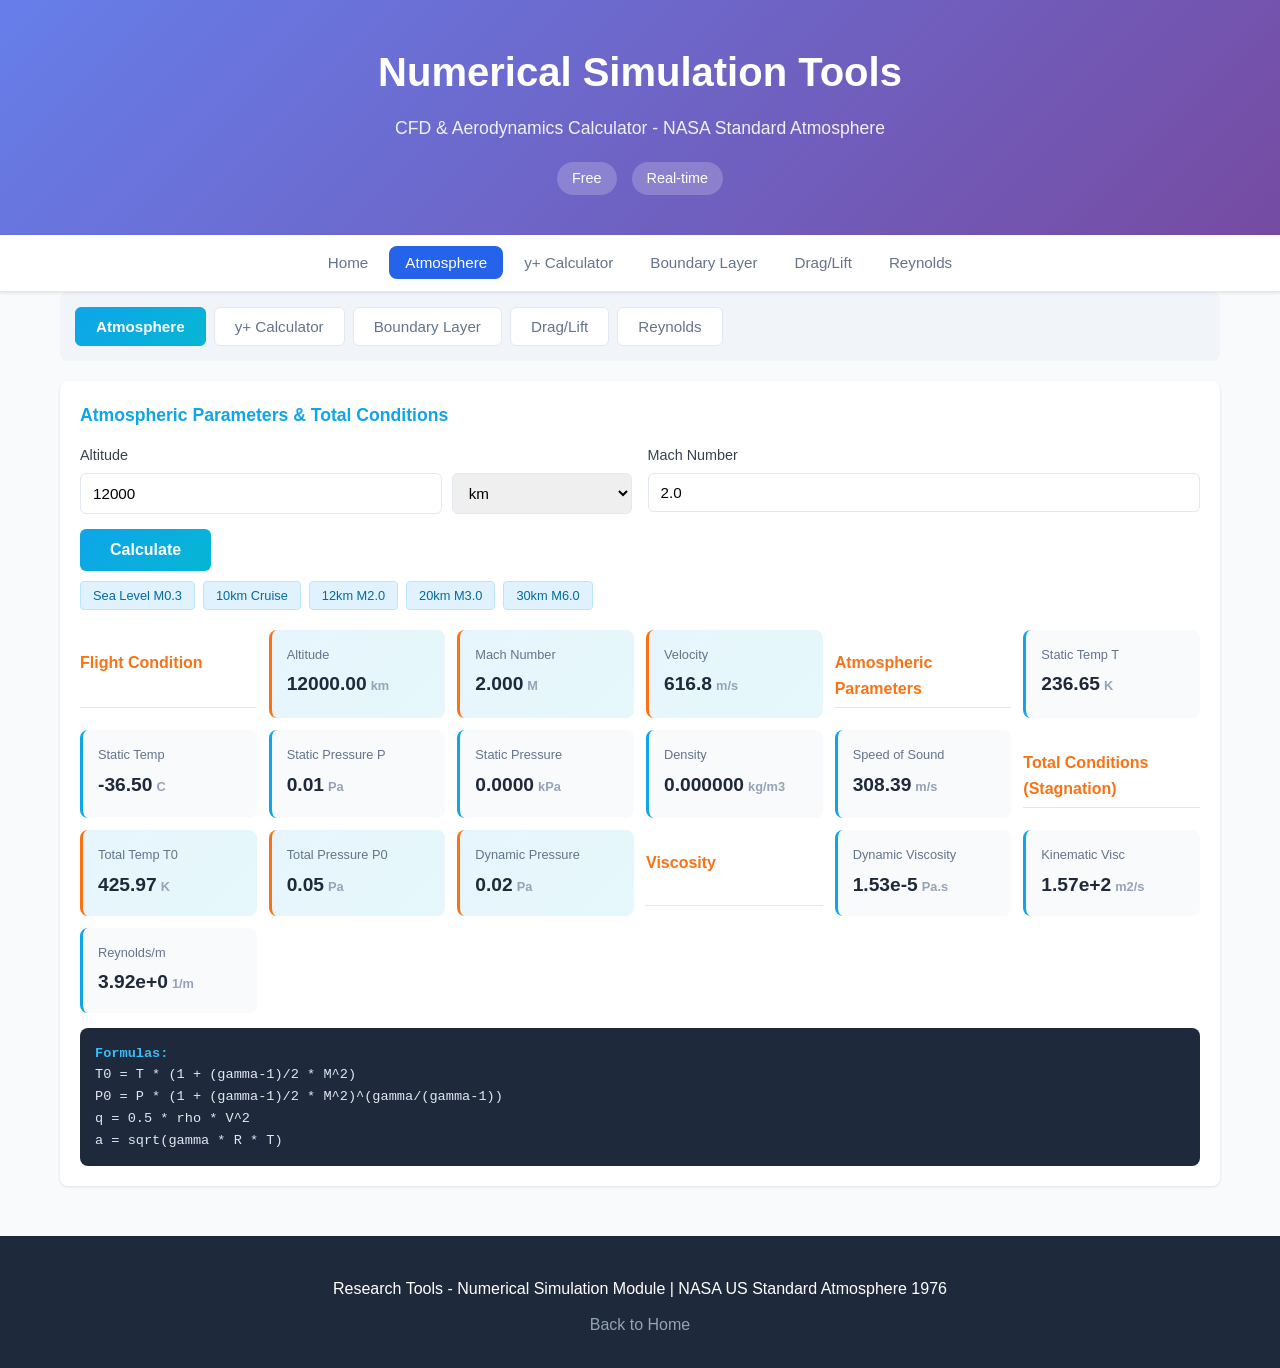
<file: web/cfd.html>
<!DOCTYPE html>
<html lang="en">
<head>
    <meta charset="UTF-8">
    <meta name="viewport" content="width=device-width, initial-scale=1.0">
    <script async src="https://pagead2.googlesyndication.com/pagead/js/adsbygoogle.js?client=ca-pub-4686940386233751"
         crossorigin="anonymous"></script>
    <title>Numerical Simulation Tools - CFD Calculator</title>
    <meta name="description" content="Free online CFD tools: Atmosphere, y+, Boundary Layer, Drag/Lift, Reynolds Number">
    <link rel="stylesheet" href="css/style.css">
    <style>
        :root {
            --aero-primary: #0ea5e9;
            --aero-secondary: #06b6d4;
            --cfd-primary: #f97316;
            --cfd-secondary: #fb923c;
        }
        
        .tool-tabs {
            display: flex;
            flex-wrap: wrap;
            gap: 8px;
            margin-bottom: 20px;
            padding: 15px;
            background: #f1f5f9;
            border-radius: 8px;
        }
        
        .tool-tab {
            padding: 10px 20px;
            background: white;
            border: 1px solid #e2e8f0;
            border-radius: 6px;
            cursor: pointer;
            transition: all 0.2s;
            font-size: 0.95rem;
            color: #64748b;
        }
        
        .tool-tab:hover {
            background: #e0f2fe;
            border-color: var(--aero-primary);
            color: var(--aero-primary);
        }
        
        .tool-tab.active {
            background: linear-gradient(135deg, var(--aero-primary), var(--aero-secondary));
            border-color: var(--aero-primary);
            color: white;
            font-weight: 600;
        }
        
        .calc-section { display: none; }
        .calc-section.active { display: block; }
        
        .calc-card {
            background: white;
            border-radius: 8px;
            padding: 20px;
            margin-bottom: 20px;
            box-shadow: 0 1px 3px rgba(0,0,0,0.1);
        }
        
        .calc-card h3 {
            color: var(--aero-primary);
            margin-bottom: 15px;
            font-size: 1.1rem;
            display: flex;
            align-items: center;
            gap: 8px;
        }
        
        .input-grid {
            display: grid;
            grid-template-columns: repeat(auto-fit, minmax(180px, 1fr));
            gap: 15px;
            margin-bottom: 15px;
        }
        
        .input-group label {
            display: block;
            margin-bottom: 6px;
            font-weight: 500;
            color: #374151;
            font-size: 0.9rem;
        }
        
        .input-group input, .input-group select {
            width: 100%;
            padding: 10px 12px;
            border: 1px solid #e2e8f0;
            border-radius: 6px;
            font-size: 0.95rem;
            transition: all 0.2s;
        }
        
        .input-group input:focus, .input-group select:focus {
            outline: none;
            border-color: var(--aero-primary);
            box-shadow: 0 0 0 3px rgba(14, 165, 233, 0.1);
        }
        
        .input-row { display: grid; grid-template-columns: 2fr 1fr; gap: 10px; }
        
        .btn-calculate {
            background: linear-gradient(135deg, var(--aero-primary), var(--aero-secondary));
            color: white;
            border: none;
            padding: 12px 30px;
            border-radius: 6px;
            font-size: 1rem;
            font-weight: 600;
            cursor: pointer;
            transition: all 0.2s;
        }
        
        .btn-calculate:hover {
            transform: translateY(-2px);
            box-shadow: 0 4px 12px rgba(14, 165, 233, 0.3);
        }
        
        .result-grid {
            display: grid;
            grid-template-columns: repeat(auto-fit, minmax(160px, 1fr));
            gap: 12px;
            margin-top: 20px;
        }
        
        .result-item {
            background: #f8fafc;
            padding: 15px;
            border-radius: 8px;
            border-left: 3px solid var(--aero-primary);
        }
        
        .result-item.highlight {
            background: linear-gradient(135deg, rgba(14, 165, 233, 0.1), rgba(6, 182, 212, 0.1));
            border-left-color: var(--cfd-primary);
        }
        
        .result-item.warning { border-left-color: #ef4444; }
        
        .result-label { font-size: 0.8rem; color: #64748b; margin-bottom: 4px; }
        .result-value { font-size: 1.2rem; font-weight: 700; color: #1e293b; }
        .result-unit { font-size: 0.8rem; color: #94a3b8; margin-left: 4px; }
        
        .section-title {
            font-size: 1rem;
            color: var(--cfd-primary);
            margin: 20px 0 10px 0;
            padding-bottom: 6px;
            border-bottom: 1px solid #e2e8f0;
            font-weight: 600;
        }
        
        .formula-box {
            background: #1e293b;
            color: #e2e8f0;
            padding: 15px;
            border-radius: 8px;
            font-family: 'Courier New', monospace;
            font-size: 0.85rem;
            margin-top: 15px;
            line-height: 1.6;
        }
        
        .formula-box strong { color: #38bdf8; }
        
        .quick-select {
            display: flex;
            flex-wrap: wrap;
            gap: 8px;
            margin-top: 10px;
        }
        
        .quick-btn {
            padding: 6px 12px;
            background: #e0f2fe;
            border: 1px solid #bae6fd;
            border-radius: 4px;
            color: #0369a1;
            font-size: 0.8rem;
            cursor: pointer;
            transition: all 0.2s;
        }
        
        .quick-btn:hover { background: #bae6fd; }
        
        .cd-table {
            width: 100%;
            border-collapse: collapse;
            margin-top: 15px;
            font-size: 0.9rem;
        }
        
        .cd-table th, .cd-table td {
            padding: 10px;
            text-align: left;
            border-bottom: 1px solid #e2e8f0;
        }
        
        .cd-table th { background: #f8fafc; color: #475569; font-weight: 600; }
        .cd-table td { color: #64748b; }
        .cd-table tr:hover td { background: #f8fafc; }
        
        .info-note {
            background: #fef3c7;
            border: 1px solid #fcd34d;
            border-radius: 6px;
            padding: 12px 15px;
            margin-top: 15px;
            font-size: 0.9rem;
            color: #92400e;
        }
    </style>
</head>
<body>
    <header>
        <div class="container">
            <h1>Numerical Simulation Tools</h1>
            <p class="subtitle">CFD & Aerodynamics Calculator - NASA Standard Atmosphere</p>
            <div class="badges">
                <span class="badge">Free</span>
                <span class="badge">Real-time</span>
            </div>
        </div>
    </header>

    <nav class="tool-nav">
        <div class="container">
            <ul id="toolList">
                <li><a href="index.html">Home</a></li>
                <li><a href="#atmosphere" class="active" data-tool="atmosphere">Atmosphere</a></li>
                <li><a href="#yplus" data-tool="yplus">y+ Calculator</a></li>
                <li><a href="#boundary" data-tool="boundary">Boundary Layer</a></li>
                <li><a href="#draglift" data-tool="draglift">Drag/Lift</a></li>
                <li><a href="#reynolds" data-tool="reynolds">Reynolds</a></li>
            </ul>
        </div>
    </nav>

    <main class="container">
        <div class="tool-tabs">
            <button class="tool-tab active" onclick="switchTool('atmosphere')">Atmosphere</button>
            <button class="tool-tab" onclick="switchTool('yplus')">y+ Calculator</button>
            <button class="tool-tab" onclick="switchTool('boundary')">Boundary Layer</button>
            <button class="tool-tab" onclick="switchTool('draglift')">Drag/Lift</button>
            <button class="tool-tab" onclick="switchTool('reynolds')">Reynolds</button>
        </div>

        <!-- 1. Atmosphere -->
        <section id="atmosphere" class="calc-section active">
            <div class="calc-card">
                <h3>Atmospheric Parameters & Total Conditions</h3>
                <div class="input-grid">
                    <div class="input-group">
                        <label>Altitude</label>
                        <div class="input-row">
                            <input type="number" id="atmo-alt" value="12000" min="0" max="100000">
                            <select id="atmo-alt-unit">
                                <option value="m">m</option>
                                <option value="km" selected>km</option>
                            </select>
                        </div>
                    </div>
                    <div class="input-group">
                        <label>Mach Number</label>
                        <input type="number" id="atmo-mach" value="2.0" min="0" max="25" step="0.1">
                    </div>
                </div>
                <button class="btn-calculate" onclick="calcAtmosphere()">Calculate</button>
                
                <div class="quick-select">
                    <button class="quick-btn" onclick="setQuick('atmo', 0, 0.3)">Sea Level M0.3</button>
                    <button class="quick-btn" onclick="setQuick('atmo', 10, 0.85)">10km Cruise</button>
                    <button class="quick-btn" onclick="setQuick('atmo', 12, 2.0)">12km M2.0</button>
                    <button class="quick-btn" onclick="setQuick('atmo', 20, 3.0)">20km M3.0</button>
                    <button class="quick-btn" onclick="setQuick('atmo', 30, 6.0)">30km M6.0</button>
                </div>

                <div class="result-grid" id="atmo-results"></div>
                
                <div class="formula-box">
                    <strong>Formulas:</strong><br>
                    T0 = T * (1 + (gamma-1)/2 * M^2)<br>
                    P0 = P * (1 + (gamma-1)/2 * M^2)^(gamma/(gamma-1))<br>
                    q = 0.5 * rho * V^2<br>
                    a = sqrt(gamma * R * T)
                </div>
            </div>
        </section>

        <!-- 2. y+ Calculator -->
        <section id="yplus" class="calc-section">
            <div class="calc-card">
                <h3>y+ Calculator (Boundary Layer Mesh Design)</h3>
                <div class="input-grid">
                    <div class="input-group">
                        <label>Altitude</label>
                        <div class="input-row">
                            <input type="number" id="yplus-alt" value="12000" min="0" max="100000">
                            <select id="yplus-alt-unit">
                                <option value="m">m</option>
                                <option value="km" selected>km</option>
                            </select>
                        </div>
                    </div>
                    <div class="input-group">
                        <label>Mach</label>
                        <input type="number" id="yplus-mach" value="2.0" min="0" max="25" step="0.1">
                    </div>
                    <div class="input-group">
                        <label>Chord Length (m)</label>
                        <input type="number" id="yplus-chord" value="1.0" min="0.01">
                    </div>
                </div>
                <button class="btn-calculate" onclick="calcYPlus()">Calculate y+</button>

                <div class="result-grid" id="yplus-results"></div>

                <div class="section-title">Turbulence Model y+ Targets</div>
                <table class="cd-table">
                    <tr><th>Model</th><th>Target y+</th><th>Description</th></tr>
                    <tr><td>k-omega SST</td><td>~ 1</td><td>Requires fine near-wall mesh</td></tr>
                    <tr><td>Standard k-epsilon</td><td>~ 30</td><td>Standard wall function</td></tr>
                    <tr><td>LES/DNS</td><td>~ 1</td><td>Direct simulation</td></tr>
                </table>
                
                <div class="formula-box">
                    <strong>Formulas:</strong><br>
                    y+ = rho * u* * y / mu = u* * y / nu<br>
                    u* = sqrt(tauw/rho), tauw = 0.5 * Cf * rho * V^2<br>
                    First layer: Dy = y+ * nu / u*<br>
                    Cf = 0.074 * Re^(-0.2) (Schlichting)
                </div>
            </div>
        </section>

        <!-- 3. Boundary Layer -->
        <section id="boundary" class="calc-section">
            <div class="calc-card">
                <h3>Boundary Layer Calculator</h3>
                <div class="input-grid">
                    <div class="input-group">
                        <label>Altitude (km)</label>
                        <input type="number" id="bl-alt" value="12" min="0" max="100">
                    </div>
                    <div class="input-group">
                        <label>Mach</label>
                        <input type="number" id="bl-mach" value="2.0" min="0" max="25">
                    </div>
                    <div class="input-group">
                        <label>Position x (m)</label>
                        <input type="number" id="bl-x" value="1.0" min="0.01">
                    </div>
                </div>
                <button class="btn-calculate" onclick="calcBL()">Calculate BL</button>

                <div class="result-grid" id="bl-results"></div>

                <div class="info-note">
                    <strong>Note:</strong> Shape factor H = delta*/theta:<br>
                    H ~ 2.0-2.5 = Laminar<br>
                    H ~ 1.2-1.5 = Turbulent
                </div>
                
                <div class="formula-box">
                    <strong>Formulas:</strong><br>
                    Turbulent: delta = 0.37 * x / Re_x^(1/5)<br>
                    delta* = 0.046 * x / Re_x^(1/5)<br>
                    theta = 0.036 * x / Re_x^(1/5)<br>
                    Re_x = rho * V * x / mu
                </div>
            </div>
        </section>

        <!-- 4. Drag & Lift -->
        <section id="draglift" class="calc-section">
            <div class="calc-card">
                <h3>Drag & Lift Calculator</h3>
                <div class="input-grid">
                    <div class="input-group">
                        <label>Altitude (km)</label>
                        <input type="number" id="dl-alt" value="12" min="0" max="100">
                    </div>
                    <div class="input-group">
                        <label>Mach</label>
                        <input type="number" id="dl-mach" value="2.0" min="0" max="25">
                    </div>
                    <div class="input-group">
                        <label>Reference Area (m2)</label>
                        <input type="number" id="dl-area" value="1.0" min="0.01">
                    </div>
                    <div class="input-group">
                        <label>Angle of Attack (deg)</label>
                        <input type="number" id="dl-alpha" value="10" min="-20" max="90">
                    </div>
                </div>
                <button class="btn-calculate" onclick="calcDragLift()">Calculate</button>

                <div class="result-grid" id="dl-results"></div>

                <div class="section-title">Drag Coefficient Reference</div>
                <table class="cd-table">
                    <tr><th>Body Type</th><th>Cd</th><th>Application</th></tr>
                    <tr><td>Sphere</td><td>0.47</td><td>Reference</td></tr>
                    <tr><td>Cylinder</td><td>0.99</td><td>Bluff body</td></tr>
                    <tr><td>Airfoil 0deg</td><td>0.006</td><td>Flat plate</td></tr>
                    <tr><td>Airfoil 10deg</td><td>0.08</td><td>With AoA</td></tr>
                    <tr><td>Car</td><td>0.30</td><td>Ground vehicle</td></tr>
                    <tr><td>Truck</td><td>0.70</td><td>Commercial</td></tr>
                </table>
                
                <div class="formula-box">
                    <strong>Formulas:</strong><br>
                    Drag D = Cd * q * A<br>
                    Lift L = Cl * q * A<br>
                    Cl = 2pi * alpha (rad), thin airfoil<br>
                    q = 0.5 * rho * V^2
                </div>
            </div>
        </section>

        <!-- 5. Reynolds -->
        <section id="reynolds" class="calc-section">
            <div class="calc-card">
                <h3>Reynolds Number Calculator</h3>
                <div class="input-grid">
                    <div class="input-group">
                        <label>Altitude (km)</label>
                        <input type="number" id="re-alt" value="12" min="0" max="100">
                    </div>
                    <div class="input-group">
                        <label>Mach</label>
                        <input type="number" id="re-mach" value="2.0" min="0" max="25">
                    </div>
                    <div class="input-group">
                        <label>Characteristic Length (m)</label>
                        <input type="number" id="re-length" value="1.0" min="0.01">
                    </div>
                </div>
                <button class="btn-calculate" onclick="calcRe()">Calculate Re</button>

                <div class="result-grid" id="re-results"></div>

                <div class="info-note">
                    <strong>Flow Regime:</strong><br>
                    Flat plate: Re_crit = 5x10^5<br>
                    Sphere/Cylinder: Re_crit = 2x10^5<br>
                    Re > Re_crit = Turbulent
                </div>
                
                <div class="formula-box">
                    <strong>Formula:</strong><br>
                    Re = rho * V * L / mu = V * L / nu
                </div>
            </div>
        </section>
    </main>

    <footer>
        <div class="container">
            <p>Research Tools - Numerical Simulation Module | NASA US Standard Atmosphere 1976</p>
            <p class="footer-links">
                <a href="index.html">Back to Home</a>
            </p>
        </div>
    </footer>

    <script src="js/cfd-tools.js"></script>
</body>
</html>
</file>
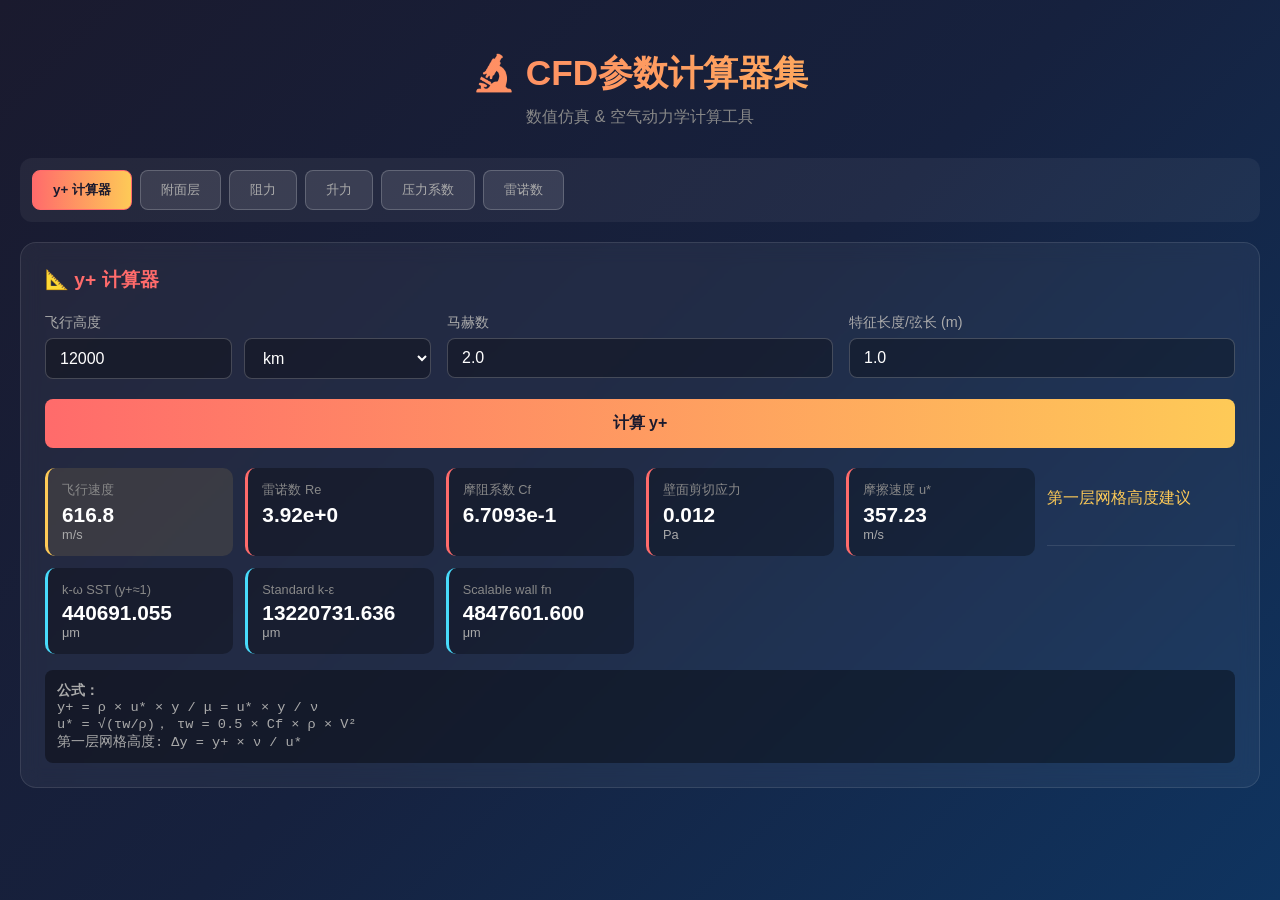
<file: web/cfd_calculator.html>
<!DOCTYPE html>
<html lang="zh-CN">
<head>
    <meta charset="UTF-8">
    <meta name="viewport" content="width=device-width, initial-scale=1.0">
    <script async src="https://pagead2.googlesyndication.com/pagead/js/adsbygoogle.js?client=ca-pub-4686940386233751"
         crossorigin="anonymous"></script>
    <title>CFD参数计算器集 | 空气动力学仿真工具</title>
    <style>
        * { margin: 0; padding: 0; box-sizing: border-box; }
        
        body {
            font-family: -apple-system, BlinkMacSystemFont, 'Segoe UI', Roboto, sans-serif;
            background: linear-gradient(135deg, #1a1a2e 0%, #16213e 50%, #0f3460 100%);
            min-height: 100vh;
            color: #e4e4e4;
        }
        
        .container { max-width: 1400px; margin: 0 auto; padding: 20px; }
        
        header {
            text-align: center;
            padding: 30px 0;
        }
        
        h1 {
            font-size: 2.2em;
            margin-bottom: 10px;
            background: linear-gradient(90deg, #ff6b6b, #feca57);
            -webkit-background-clip: text;
            -webkit-text-fill-color: transparent;
        }
        
        .subtitle { color: #888; font-size: 1em; }
        
        /* 标签页 */
        .tabs {
            display: flex;
            flex-wrap: wrap;
            gap: 8px;
            margin-bottom: 20px;
            padding: 12px;
            background: rgba(255,255,255,0.05);
            border-radius: 12px;
        }
        
        .tab-btn {
            padding: 10px 20px;
            background: rgba(255,255,255,0.1);
            border: 1px solid rgba(255,255,255,0.2);
            border-radius: 8px;
            color: #aaa;
            cursor: pointer;
            transition: all 0.3s;
        }
        
        .tab-btn:hover { background: rgba(255,107,107,0.2); }
        
        .tab-btn.active {
            background: linear-gradient(90deg, #ff6b6b, #feca57);
            border-color: #ff6b6b;
            color: #1a1a2e;
            font-weight: 600;
        }
        
        .tab-content { display: none; }
        .tab-content.active { display: block; }
        
        .card {
            background: rgba(255,255,255,0.05);
            border-radius: 16px;
            padding: 24px;
            backdrop-filter: blur(10px);
            border: 1px solid rgba(255,255,255,0.1);
            margin-bottom: 20px;
        }
        
        .card h2 {
            font-size: 1.2em;
            margin-bottom: 20px;
            color: #ff6b6b;
            display: flex;
            align-items: center;
            gap: 8px;
        }
        
        .input-grid {
            display: grid;
            grid-template-columns: repeat(auto-fit, minmax(200px, 1fr));
            gap: 16px;
            margin-bottom: 20px;
        }
        
        .input-group label {
            display: block;
            margin-bottom: 6px;
            color: #aaa;
            font-size: 0.9em;
        }
        
        .input-group input, .input-group select {
            width: 100%;
            padding: 10px 14px;
            border: 1px solid rgba(255,255,255,0.2);
            border-radius: 8px;
            background: rgba(0,0,0,0.3);
            color: #fff;
            font-size: 1em;
        }
        
        .input-group input:focus {
            outline: none;
            border-color: #ff6b6b;
        }
        
        .input-row {
            display: grid;
            grid-template-columns: 1fr 1fr;
            gap: 12px;
        }
        
        button.calc-btn {
            width: 100%;
            padding: 14px;
            background: linear-gradient(90deg, #ff6b6b, #feca57);
            border: none;
            border-radius: 8px;
            color: #1a1a2e;
            font-size: 1em;
            font-weight: 600;
            cursor: pointer;
            transition: all 0.3s;
        }
        
        button.calc-btn:hover {
            transform: translateY(-2px);
            box-shadow: 0 10px 30px rgba(255,107,107,0.3);
        }
        
        .results-grid {
            display: grid;
            grid-template-columns: repeat(auto-fit, minmax(180px, 1fr));
            gap: 12px;
        }
        
        .result-item {
            background: rgba(0,0,0,0.3);
            padding: 14px;
            border-radius: 10px;
            border-left: 3px solid #ff6b6b;
        }
        
        .result-item.highlight {
            border-left-color: #feca57;
            background: rgba(254,202,87,0.1);
        }
        
        .result-item.info { border-left-color: #48dbfb; }
        
        .result-label {
            font-size: 0.8em;
            color: #888;
            margin-bottom: 4px;
        }
        
        .result-value {
            font-size: 1.3em;
            font-weight: 600;
            color: #fff;
        }
        
        .result-unit {
            font-size: 0.8em;
            color: #aaa;
        }
        
        .section-title {
            font-size: 1em;
            color: #feca57;
            margin: 20px 0 10px 0;
            padding-bottom: 6px;
            border-bottom: 1px solid rgba(255,255,255,0.1);
        }
        
        .quick-btn {
            padding: 6px 12px;
            background: rgba(255,255,255,0.1);
            border: 1px solid rgba(255,255,255,0.2);
            border-radius: 6px;
            color: #aaa;
            font-size: 0.8em;
            cursor: pointer;
        }
        
        .quick-btn:hover {
            background: rgba(255,107,107,0.2);
            color: #fff;
        }
        
        .formula-box {
            background: rgba(0,0,0,0.4);
            border-radius: 8px;
            padding: 12px;
            margin-top: 16px;
            font-family: 'Courier New', monospace;
            font-size: 0.85em;
            color: #aaa;
        }
        
        table {
            width: 100%;
            border-collapse: collapse;
            margin-top: 12px;
            font-size: 0.9em;
        }
        
        th, td {
            padding: 10px;
            text-align: left;
            border-bottom: 1px solid rgba(255,255,255,0.1);
        }
        
        th { color: #feca57; }
        td { color: #ccc; }
        tr:hover td { background: rgba(255,255,255,0.05); }
    </style>
</head>
<body>
    <div class="container">
        <header>
            <h1>🔬 CFD参数计算器集</h1>
            <p class="subtitle">数值仿真 & 空气动力学计算工具</p>
        </header>
        
        <!-- 标签页 -->
        <div class="tabs">
            <button class="tab-btn active" onclick="showTab('yplus')">y+ 计算器</button>
            <button class="tab-btn" onclick="showTab('boundary')">附面层</button>
            <button class="tab-btn" onclick="showTab('drag')">阻力</button>
            <button class="tab-btn" onclick="showTab('lift')">升力</button>
            <button class="tab-btn" onclick="showTab('pressure')">压力系数</button>
            <button class="tab-btn" onclick="showTab('reynolds')">雷诺数</button>
        </div>
        
        <!-- y+ 计算器 -->
        <div id="yplus" class="tab-content active">
            <div class="card">
                <h2>📐 y+ 计算器</h2>
                
                <div class="input-grid">
                    <div class="input-group">
                        <label>飞行高度</label>
                        <div class="input-row">
                            <input type="number" id="yplus_alt" value="12000" min="0" max="100000">
                            <select id="yplus_alt_unit">
                                <option value="m">m</option>
                                <option value="km" selected>km</option>
                            </select>
                        </div>
                    </div>
                    <div class="input-group">
                        <label>马赫数</label>
                        <input type="number" id="yplus_mach" value="2.0" min="0" max="25" step="0.1">
                    </div>
                    <div class="input-group">
                        <label>特征长度/弦长 (m)</label>
                        <input type="number" id="yplus_chord" value="1.0" min="0.01">
                    </div>
                </div>
                
                <button class="calc-btn" onclick="calcYPlus()">计算 y+</button>
                
                <div class="results-grid" id="yplus_results" style="margin-top:20px;"></div>
                
                <div class="formula-box">
                    <strong>公式：</strong><br>
                    y+ = ρ × u* × y / μ = u* × y / ν<br>
                    u* = √(τw/ρ)， τw = 0.5 × Cf × ρ × V²<br>
                    第一层网格高度: Δy = y+ × ν / u*
                </div>
            </div>
        </div>
        
        <!-- 附面层计算器 -->
        <div id="boundary" class="tab-content">
            <div class="card">
                <h2>🌊 附面层厚度计算器</h2>
                
                <div class="input-grid">
                    <div class="input-group">
                        <label>飞行高度 (km)</label>
                        <input type="number" id="bl_alt" value="12" min="0" max="100">
                    </div>
                    <div class="input-group">
                        <label>马赫数</label>
                        <input type="number" id="bl_mach" value="2.0" min="0" max="25">
                    </div>
                    <div class="input-group">
                        <label>沿程位置 x (m)</label>
                        <input type="number" id="bl_x" value="1.0" min="0.01">
                    </div>
                </div>
                
                <button class="calc-btn" onclick="calcBL()">计算附面层</button>
                
                <div class="results-grid" id="bl_results" style="margin-top:20px;"></div>
            </div>
        </div>
        
        <!-- 阻力计算器 -->
        <div id="drag" class="tab-content">
            <div class="card">
                <h2>💨 阻力计算器</h2>
                
                <div class="input-grid">
                    <div class="input-group">
                        <label>飞行高度 (km)</label>
                        <input type="number" id="drag_alt" value="12" min="0" max="100">
                    </div>
                    <div class="input-group">
                        <label>马赫数</label>
                        <input type="number" id="drag_mach" value="2.0" min="0" max="25">
                    </div>
                    <div class="input-group">
                        <label>参考面积 (m²)</label>
                        <input type="number" id="drag_area" value="1.0" min="0.01">
                    </div>
                    <div class="input-group">
                        <label>物体类型</label>
                        <select id="drag_body">
                            <option value="sphere">球体 (Cd=0.47)</option>
                            <option value="flat_plate">平板 (Cd≈0.002)</option>
                            <option value="cylinder">圆柱 (Cd=0.99)</option>
                            <option value="airfoil_0deg">翼型0° (Cd=0.006)</option>
                            <option value="airfoil_10deg">翼型10° (Cd=0.08)</option>
                            <option value="car">汽车 (Cd=0.3)</option>
                            <option value="truck">卡车 (Cd=0.7)</option>
                        </select>
                    </div>
                </div>
                
                <button class="calc-btn" onclick="calcDrag()">计算阻力</button>
                
                <div class="results-grid" id="drag_results" style="margin-top:20px;"></div>
            </div>
        </div>
        
        <!-- 升力计算器 -->
        <div id="lift" class="tab-content">
            <div class="card">
                <h2>⬆️ 升力计算器</h2>
                
                <div class="input-grid">
                    <div class="input-group">
                        <label>飞行高度 (km)</label>
                        <input type="number" id="lift_alt" value="12" min="0" max="100">
                    </div>
                    <div class="input-group">
                        <label>马赫数</label>
                        <input type="number" id="lift_mach" value="2.0" min="0" max="25">
                    </div>
                    <div class="input-group">
                        <label>参考面积 (m²)</label>
                        <input type="number" id="lift_area" value="1.0" min="0.01">
                    </div>
                    <div class="input-group">
                        <label>迎角 α (度)</label>
                        <input type="number" id="lift_alpha" value="10" min="-20" max="90">
                    </div>
                </div>
                
                <button class="calc-btn" onclick="calcLift()">计算升力</button>
                
                <div class="results-grid" id="lift_results" style="margin-top:20px;"></div>
            </div>
        </div>
        
        <!-- 压力系数 -->
        <div id="pressure" class="tab-content">
            <div class="card">
                <h2>📊 压力系数计算器</h2>
                
                <div class="input-grid">
                    <div class="input-group">
                        <label>马赫数</label>
                        <input type="number" id="cp_mach" value="2.0" min="0" max="25" step="0.1">
                    </div>
                </div>
                
                <button class="calc-btn" onclick="calcCP()">计算压力系数</button>
                
                <div class="results-grid" id="cp_results" style="margin-top:20px;"></div>
            </div>
        </div>
        
        <!-- 雷诺数 -->
        <div id="reynolds" class="tab-content">
            <div class="card">
                <h2>🔄 雷诺数计算器</h2>
                
                <div class="input-grid">
                    <div class="input-group">
                        <label>飞行高度 (km)</label>
                        <input type="number" id="re_alt" value="12" min="0" max="100">
                    </div>
                    <div class="input-group">
                        <label>马赫数</label>
                        <input type="number" id="re_mach" value="2.0" min="0" max="25">
                    </div>
                    <div class="input-group">
                        <label>特征长度 (m)</label>
                        <input type="number" id="re_length" value="1.0" min="0.01">
                    </div>
                </div>
                
                <button class="calc-btn" onclick="calcRe()">计算雷诺数</button>
                
                <div class="results-grid" id="re_results" style="margin-top:20px;"></div>
            </div>
        </div>
        
    </div>

    <script>
        // 物理常数
        const R = 287.052;
        const GAMMA = 1.4;
        const G = 9.80665;
        
        // 大气模型
        const LAYERS = [
            {h: 11000, T: 216.65, dT: -0.0065},
            {h: 20000, T: 216.65, dT: 0},
            {h: 32000, T: 228.65, dT: 0.001},
            {h: 47000, T: 270.65, dT: 0.0028},
            {h: 51000, T: 270.65, dT: 0},
            {h: 71000, T: 214.65, dT: -0.0028},
            {h: 80000, T: 196.65, dT: -0.002},
            {h: 90000, T: 196.65, dT: 0},
            {h: 110000, T: 186.87, dT: 0.002},
        ];
        
        const SEA_LEVEL_PRESSURE = 101325;
        const SEA_LEVEL_TEMPERATURE = 288.15;
        
        function temperature(alt) {
            if (alt < 0) alt = 0;
            if (alt === 0) return SEA_LEVEL_TEMPERATURE;
            let T = SEA_LEVEL_TEMPERATURE, h_prev = 0;
            for (let layer of LAYERS) {
                if (alt <= layer.h) {
                    let h = alt - h_prev;
                    if (Math.abs(layer.dT) > 1e-10) T += layer.dT * h;
                    break;
                }
                let h = layer.h - h_prev;
                if (Math.abs(layer.dT) > 1e-10) T += layer.dT * h;
                else T = layer.T;
                h_prev = layer.h;
            }
            return T;
        }
        
        function pressure(alt) {
            if (alt < 0) alt = 0;
            if (alt === 0) return SEA_LEVEL_PRESSURE;
            let p = SEA_LEVEL_PRESSURE, h_prev = 0, T_prev = SEA_LEVEL_TEMPERATURE;
            for (let layer of LAYERS) {
                if (alt <= layer.h) {
                    let h = alt - h_prev;
                    if (Math.abs(layer.dT) < 1e-10) p *= Math.exp(-G * h / (R * T_prev));
                    else { let T = T_prev + layer.dT * h; if (T > 0) p *= Math.pow(T / T_prev, -G / (R * layer.dT)); }
                    break;
                }
                let h = layer.h - h_prev;
                if (Math.abs(layer.dT) < 1e-10) p *= Math.exp(-G * h / (R * T_prev));
                else { let T = T_prev + layer.dT * h; if (T > 0) p *= Math.pow(T / T_prev, -G / (R * layer.dT)); }
                h_prev = layer.h;
                T_prev = layer.T;
            }
            return p;
        }
        
        function density(alt) {
            return pressure(alt) / (R * temperature(alt));
        }
        
        function speedOfSound(alt) {
            return Math.sqrt(GAMMA * R * temperature(alt));
        }
        
        function viscosity(alt) {
            let T = temperature(alt);
            let mu_ref = 1.716e-5, T_ref = 273.15, S = 110.4;
            return mu_ref * Math.pow(T / T_ref, 1.5) * ((T_ref + S) / (T + S));
        }
        
        // 标签页切换
        function showTab(id) {
            document.querySelectorAll('.tab-content').forEach(t => t.classList.remove('active'));
            document.querySelectorAll('.tab-btn').forEach(b => b.classList.remove('active'));
            document.getElementById(id).classList.add('active');
            event.target.classList.add('active');
        }
        
        // 阻力系数表
        const CD_VALUES = {
            sphere: 0.47, flat_plate: 0.002, cylinder: 0.99,
            airfoil_0deg: 0.006, airfoil_10deg: 0.08, car: 0.3, truck: 0.7
        };
        
        // y+ 计算
        function calcYPlus() {
            let alt = parseFloat(document.getElementById('yplus_alt').value);
            if (document.getElementById('yplus_alt_unit').value === 'km') alt *= 1000;
            let mach = parseFloat(document.getElementById('yplus_mach').value);
            let chord = parseFloat(document.getElementById('yplus_chord').value);
            
            let rho = density(alt);
            let mu = viscosity(alt);
            let nu = mu / rho;
            let a = speedOfSound(alt);
            let V = mach * a;
            
            // 摩阻系数 (Schlichting)
            let Re_x = rho * V * chord / mu;
            let cf = Re_x < 5e5 ? 1.328 / Math.sqrt(Re_x) : 0.074 * Math.pow(Re_x, -0.2);
            
            let tau_w = 0.5 * cf * rho * V * V;
            let u_star = Math.sqrt(tau_w / rho);
            
            // 不同模型的y+
            let models = { 'k-ω SST (y+≈1)': 1, 'Standard k-ε': 30, 'Scalable wall fn': 11 };
            
            let html = '<div class="result-item highlight"><div class="result-label">飞行速度</div><div class="result-value">' + V.toFixed(1) + '</div><div class="result-unit">m/s</div></div>';
            html += '<div class="result-item"><div class="result-label">雷诺数 Re</div><div class="result-value">' + Re_x.toExponential(2) + '</div></div>';
            html += '<div class="result-item"><div class="result-label">摩阻系数 Cf</div><div class="result-value">' + cf.toExponential(4) + '</div></div>';
            html += '<div class="result-item"><div class="result-label">壁面剪切应力</div><div class="result-value">' + tau_w.toFixed(3) + '</div><div class="result-unit">Pa</div></div>';
            html += '<div class="result-item"><div class="result-label">摩擦速度 u*</div><div class="result-value">' + u_star.toFixed(2) + '</div><div class="result-unit">m/s</div></div>';
            
            html += '<div class="section-title">第一层网格高度建议</div>';
            for (let [model, yp] of Object.entries(models)) {
                let dy = yp * nu / u_star;
                html += '<div class="result-item info"><div class="result-label">' + model + '</div><div class="result-value">' + (dy*1e6).toFixed(3) + '</div><div class="result-unit">μm</div></div>';
            }
            
            document.getElementById('yplus_results').innerHTML = html;
        }
        
        // 附面层计算
        function calcBL() {
            let alt = parseFloat(document.getElementById('bl_alt').value) * 1000;
            let mach = parseFloat(document.getElementById('bl_mach').value);
            let x = parseFloat(document.getElementById('bl_x').value);
            
            let rho = density(alt);
            let mu = viscosity(alt);
            let a = speedOfSound(alt);
            let V = mach * a;
            let nu = mu / rho;
            let Re_x = rho * V * x / mu;
            let turbulent = Re_x > 5e5;
            
            let delta = turbulent ? 0.37 * x / Math.pow(Re_x, 0.2) : 5.0 * x / Math.sqrt(Re_x);
            let delta_star = turbulent ? 0.046 * x / Math.pow(Re_x, 0.2) : 1.7208 * x / Math.sqrt(Re_x);
            let theta = turbulent ? 0.036 * x / Math.pow(Re_x, 0.2) : 0.664 * x / Math.sqrt(Re_x);
            let H = delta_star / theta;
            
            let html = '<div class="result-item highlight"><div class="result-label">雷诺数 Re_x</div><div class="result-value">' + Re_x.toExponential(2) + '</div></div>';
            html += '<div class="result-item info"><div class="result-label">流态</div><div class="result-value">' + (turbulent ? '湍流' : '层流') + '</div></div>';
            html += '<div class="result-item"><div class="result-label">附面层厚度 δ</div><div class="result-value">' + (delta*1000).toFixed(4) + '</div><div class="result-unit">mm</div></div>';
            html += '<div class="result-item"><div class="result-label">排移厚度 δ*</div><div class="result-value">' + (delta_star*1000).toFixed(4) + '</div><div class="result-unit">mm</div></div>';
            html += '<div class="result-item"><div class="result-label">动量厚度 θ</div><div class="result-value">' + (theta*1000).toFixed(4) + '</div><div class="result-unit">mm</div></div>';
            html += '<div class="result-item highlight"><div class="result-label">形状因子 H</div><div class="result-value">' + H.toFixed(3) + '</div></div>';
            
            document.getElementById('bl_results').innerHTML = html;
        }
        
        // 阻力计算
        function calcDrag() {
            let alt = parseFloat(document.getElementById('drag_alt').value) * 1000;
            let mach = parseFloat(document.getElementById('drag_mach').value);
            let area = parseFloat(document.getElementById('drag_area').value);
            let body = document.getElementById('drag_body').value;
            
            let rho = density(alt);
            let a = speedOfSound(alt);
            let V = mach * a;
            let q = 0.5 * rho * V * V;
            let cd = CD_VALUES[body];
            let D = cd * q * area;
            
            let html = '<div class="result-item highlight"><div class="result-label">动压 q</div><div class="result-value">' + q.toFixed(1) + '</div><div class="result-unit">Pa</div></div>';
            html += '<div class="result-item"><div class="result-label">阻力系数 Cd</div><div class="result-value">' + cd.toFixed(4) + '</div></div>';
            html += '<div class="result-item highlight"><div class="result-label">阻力 D</div><div class="result-value">' + D.toFixed(2) + '</div><div class="result-unit">N</div></div>';
            
            document.getElementById('drag_results').innerHTML = html;
        }
        
        // 升力计算
        function calcLift() {
            let alt = parseFloat(document.getElementById('lift_alt').value) * 1000;
            let mach = parseFloat(document.getElementById('lift_mach').value);
            let area = parseFloat(document.getElementById('lift_area').value);
            let alpha = parseFloat(document.getElementById('lift_alpha').value);
            
            let rho = density(alt);
            let a = speedOfSound(alt);
            let V = mach * a;
            let q = 0.5 * rho * V * V;
            
            let cl_alpha = 2 * Math.PI; // 薄翼理论
            let cl = cl_alpha * Math.PI * alpha / 180;
            let L = cl * q * area;
            
            let html = '<div class="result-item"><div class="result-label">动压 q</div><div class="result-value">' + q.toFixed(1) + '</div><div class="result-unit">Pa</div></div>';
            html += '<div class="result-item"><div class="result-label">升力系数 Cl</div><div class="result-value">' + cl.toFixed(4) + '</div></div>';
            html += '<div class="result-item highlight"><div class="result-label">升力 L</div><div class="result-value">' + L.toFixed(2) + '</div><div class="result-unit">N</div></div>';
            
            document.getElementById('lift_results').innerHTML = html;
        }
        
        // 压力系数
        function calcCP() {
            let mach = parseFloat(document.getElementById('cp_mach').value);
            let a = Math.sqrt(GAMMA * R * SEA_LEVEL_TEMPERATURE);
            let V = mach * a;
            let q = 0.5 * SEA_LEVEL_PRESSURE / (R * SEA_LEVEL_TEMPERATURE) * V * V;
            let cp_stag = 1 - 1 / Math.pow(1 + (GAMMA-1)/2 * mach * mach, GAMMA/(GAMMA-1));
            
            let html = '<div class="result-item"><div class="result-label">来流速度</div><div class="result-value">' + V.toFixed(1) + '</div><div class="result-unit">m/s</div></div>';
            html += '<div class="result-item"><div class="result-label">动压</div><div class="result-value">' + q.toFixed(1) + '</div><div class="result-unit">Pa</div></div>';
            html += '<div class="result-item highlight"><div class="result-label">滞止点 Cp</div><div class="result-value">' + cp_stag.toFixed(4) + '</div></div>';
            
            document.getElementById('cp_results').innerHTML = html;
        }
        
        // 雷诺数
        function calcRe() {
            let alt = parseFloat(document.getElementById('re_alt').value) * 1000;
            let mach = parseFloat(document.getElementById('re_mach').value);
            let L = parseFloat(document.getElementById('re_length').value);
            
            let rho = density(alt);
            let mu = viscosity(alt);
            let a = speedOfSound(alt);
            let V = mach * a;
            let Re = rho * V * L / mu;
            let Re_crit = 5e5;
            
            let html = '<div class="result-item highlight"><div class="result-label">雷诺数 Re</div><div class="result-value">' + Re.toExponential(2) + '</div></div>';
            html += '<div class="result-item"><div class="result-label">临界雷诺数</div><div class="result-value">' + Re_crit.toExponential(2) + '</div></div>';
            html += '<div class="result-item info"><div class="result-label">流态判断</div><div class="result-value">' + (Re > Re_crit ? '湍流' : '层流') + '</div></div>';
            
            document.getElementById('re_results').innerHTML = html;
        }
        
        // 初始化
        calcYPlus();
    </script>
</body>
</html>
</file>
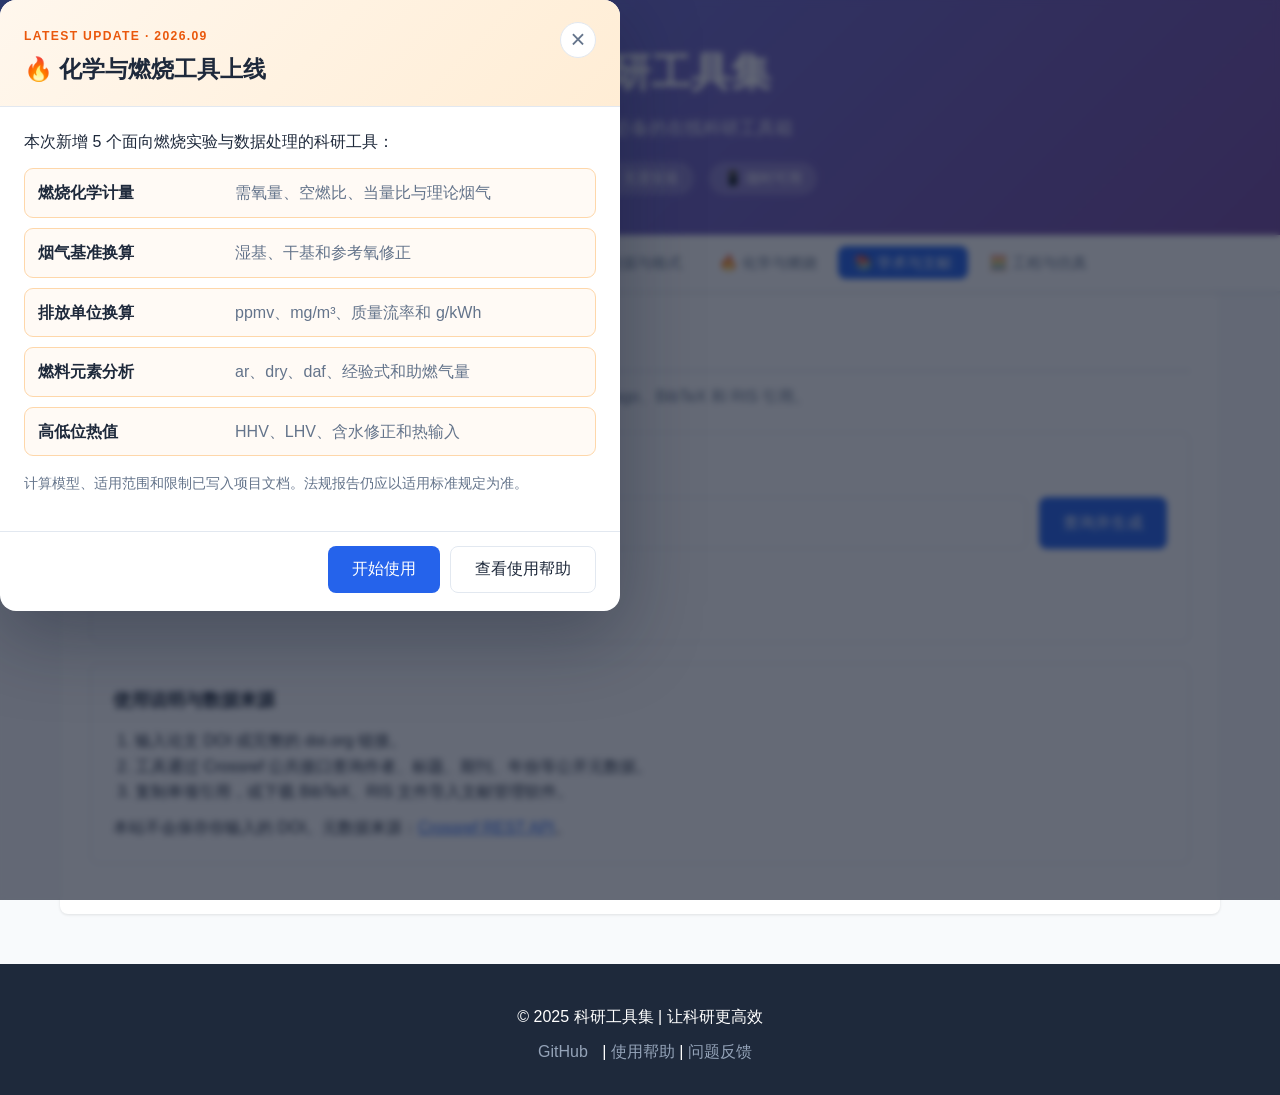
<file: web/doi_citation.html>
<!DOCTYPE html>
<html lang="zh-CN">
<head>
    <meta charset="UTF-8">
    <meta name="viewport" content="width=device-width, initial-scale=1.0">
    <meta name="google-adsense-account" content="ca-pub-4686940386233751">
    <meta name="description" content="免费 DOI 论文引用生成器：查询 Crossref 元数据并生成 APA、IEEE、GB/T 7714、MLA、Chicago、BibTeX 和 RIS 引用。">
    <title>DOI 论文引用生成器 | 科研工具集</title>
    <link rel="canonical" href="index.html#doi-citation">
    <script>
        // 保留旧地址兼容性；禁用 JavaScript 时，本页原有功能仍可使用。
        (function () {
            const target = new URL('index.html', location.href);
            const doi = new URL(location.href).searchParams.get('doi');
            if (doi) target.searchParams.set('doi', doi);
            target.hash = 'doi-citation';
            location.replace(target);
        }());
    </script>
    <script async src="https://pagead2.googlesyndication.com/pagead/js/adsbygoogle.js?client=ca-pub-4686940386233751" crossorigin="anonymous"></script>
    <style>
        :root {
            --primary: #5b6ee1;
            --primary-dark: #4054c7;
            --secondary: #7c4dba;
            --ink: #1f2937;
            --muted: #64748b;
            --line: #dbe3ee;
            --panel: #ffffff;
            --background: #f4f7fb;
            --success: #087f5b;
            --danger: #c92a2a;
            --code: #172033;
        }

        * { box-sizing: border-box; }

        body {
            margin: 0;
            color: var(--ink);
            background: var(--background);
            font-family: -apple-system, BlinkMacSystemFont, "Segoe UI", "Microsoft YaHei", Arial, sans-serif;
            line-height: 1.65;
        }

        header {
            padding: 44px 20px 38px;
            color: #fff;
            text-align: center;
            background: linear-gradient(135deg, #6376e5, #7549ac);
        }

        header h1 { margin: 0 0 8px; font-size: clamp(28px, 4vw, 42px); }
        header p { margin: 0; color: rgba(255,255,255,.88); }

        .container { width: min(1080px, calc(100% - 32px)); margin: 0 auto; }

        .back-link {
            display: inline-flex;
            margin-bottom: 14px;
            color: rgba(255,255,255,.9);
            text-decoration: none;
        }

        main { padding: 28px 0 48px; }

        .card {
            margin-bottom: 22px;
            padding: 24px;
            border: 1px solid var(--line);
            border-radius: 16px;
            background: var(--panel);
            box-shadow: 0 8px 28px rgba(30, 45, 80, .07);
        }

        .card h2 { margin: 0 0 15px; font-size: 21px; }

        .input-row { display: grid; grid-template-columns: 1fr auto; gap: 12px; }

        input, button, select { font: inherit; }

        #doiInput {
            width: 100%;
            padding: 13px 15px;
            border: 1px solid #b9c5d7;
            border-radius: 10px;
            outline: none;
            transition: .2s border-color, .2s box-shadow;
        }

        #doiInput:focus {
            border-color: var(--primary);
            box-shadow: 0 0 0 4px rgba(91, 110, 225, .13);
        }

        button {
            border: 0;
            border-radius: 10px;
            padding: 11px 17px;
            cursor: pointer;
            transition: .18s transform, .18s background, .18s opacity;
        }

        button:hover { transform: translateY(-1px); }
        button:disabled { cursor: not-allowed; opacity: .55; transform: none; }

        .btn-primary { color: #fff; background: var(--primary); font-weight: 650; }
        .btn-primary:hover { background: var(--primary-dark); }
        .btn-secondary { color: #34425a; background: #eef2f8; }
        .btn-small { padding: 7px 12px; font-size: 14px; }

        .helper-row {
            display: flex;
            flex-wrap: wrap;
            gap: 8px 16px;
            align-items: center;
            margin-top: 11px;
            color: var(--muted);
            font-size: 14px;
        }

        .text-button {
            padding: 0;
            color: var(--primary-dark);
            background: none;
            text-decoration: underline;
        }

        #status { min-height: 26px; margin-top: 13px; font-size: 14px; }
        .status-loading { color: var(--primary-dark); }
        .status-error { color: var(--danger); }
        .status-success { color: var(--success); }

        .hidden { display: none !important; }

        .metadata-grid {
            display: grid;
            grid-template-columns: repeat(2, minmax(0, 1fr));
            gap: 14px 20px;
        }

        .metadata-item { min-width: 0; }
        .metadata-item.wide { grid-column: 1 / -1; }
        .metadata-label { display: block; color: var(--muted); font-size: 13px; }
        .metadata-value { overflow-wrap: anywhere; font-weight: 550; }
        .metadata-value a { color: var(--primary-dark); }

        .toolbar {
            display: flex;
            flex-wrap: wrap;
            gap: 10px;
            justify-content: space-between;
            align-items: center;
            margin-bottom: 14px;
        }

        .toolbar-actions { display: flex; flex-wrap: wrap; gap: 8px; }

        .citation-list { display: grid; gap: 14px; }

        .citation-item {
            overflow: hidden;
            border: 1px solid var(--line);
            border-radius: 12px;
        }

        .citation-head {
            display: flex;
            justify-content: space-between;
            align-items: center;
            gap: 12px;
            padding: 10px 13px;
            background: #f4f6fb;
        }

        .citation-title { font-weight: 700; }
        .citation-output {
            min-height: 70px;
            margin: 0;
            padding: 14px;
            overflow-wrap: anywhere;
            white-space: pre-wrap;
        }

        .citation-output.code {
            color: #dce7ff;
            background: var(--code);
            font: 13px/1.55 Consolas, "Courier New", monospace;
        }

        .notice {
            padding: 12px 14px;
            border-left: 4px solid #f59f00;
            border-radius: 6px;
            color: #6f5310;
            background: #fff8db;
            font-size: 14px;
        }

        details { margin-top: 16px; }
        summary { cursor: pointer; color: var(--primary-dark); font-weight: 650; }

        #rawJson {
            max-height: 360px;
            overflow: auto;
            padding: 14px;
            border-radius: 10px;
            color: #dce7ff;
            background: var(--code);
            font: 12px/1.55 Consolas, monospace;
            white-space: pre-wrap;
        }

        .guide ol { padding-left: 22px; }
        .guide a { color: var(--primary-dark); }

        footer {
            padding: 27px 16px;
            color: #d7deee;
            text-align: center;
            background: #1d293d;
        }

        footer a { color: #fff; }

        .toast {
            position: fixed;
            left: 50%;
            bottom: 26px;
            z-index: 10;
            padding: 10px 18px;
            border-radius: 999px;
            color: #fff;
            background: rgba(21, 31, 49, .94);
            opacity: 0;
            pointer-events: none;
            transform: translate(-50%, 12px);
            transition: .2s;
        }

        .toast.show { opacity: 1; transform: translate(-50%, 0); }

        @media (max-width: 680px) {
            header { padding-top: 30px; }
            .input-row { grid-template-columns: 1fr; }
            .metadata-grid { grid-template-columns: 1fr; }
            .metadata-item.wide { grid-column: auto; }
            .card { padding: 18px; border-radius: 12px; }
            .citation-head { align-items: flex-start; }
        }
    </style>
</head>
<body>
    <header>
        <div class="container">
            <a class="back-link" href="index.html">← 返回科研工具集</a>
            <h1>DOI / 论文引用生成器</h1>
            <p>通过 DOI 查询论文元数据，并生成常用参考文献格式</p>
        </div>
    </header>

    <main class="container">
        <section class="card" aria-labelledby="queryTitle">
            <h2 id="queryTitle">输入 DOI</h2>
            <form id="doiForm">
                <div class="input-row">
                    <input id="doiInput" type="text" autocomplete="off" spellcheck="false"
                           placeholder="例如：10.1038/s41586-020-2649-2" aria-label="论文 DOI">
                    <button id="queryButton" class="btn-primary" type="submit">查询并生成</button>
                </div>
            </form>
            <div class="helper-row">
                <span>支持 DOI、doi.org 链接和带有 doi: 前缀的文本</span>
                <button id="exampleButton" class="text-button" type="button">填入示例</button>
                <button id="clearButton" class="text-button" type="button">清空</button>
            </div>
            <div id="status" role="status" aria-live="polite"></div>
        </section>

        <section id="metadataCard" class="card hidden" aria-labelledby="metadataTitle">
            <h2 id="metadataTitle">论文信息</h2>
            <div id="metadataGrid" class="metadata-grid"></div>
            <details>
                <summary>查看 Crossref 原始 JSON</summary>
                <pre id="rawJson"></pre>
            </details>
        </section>

        <section id="resultCard" class="card hidden" aria-labelledby="resultTitle">
            <div class="toolbar">
                <h2 id="resultTitle">引用结果</h2>
                <div class="toolbar-actions">
                    <button id="copyAllButton" class="btn-secondary btn-small" type="button">复制全部</button>
                    <button id="downloadTxtButton" class="btn-secondary btn-small" type="button">下载 TXT</button>
                    <button id="downloadBibButton" class="btn-secondary btn-small" type="button">下载 BibTeX</button>
                    <button id="downloadRisButton" class="btn-secondary btn-small" type="button">下载 RIS</button>
                </div>
            </div>
            <div id="citationList" class="citation-list"></div>
            <p class="notice">自动生成的引用可能受到源数据完整性和期刊特殊规则影响。提交论文前，请对照学校、期刊或出版机构的格式要求复核。</p>
        </section>

        <section class="card guide">
            <h2>使用说明与数据来源</h2>
            <ol>
                <li>输入论文 DOI 或完整的 doi.org 链接。</li>
                <li>工具通过 Crossref 公共接口查询作者、标题、期刊、年份等公开元数据。</li>
                <li>选择复制单项引用，或下载 BibTeX、RIS 文件导入文献管理软件。</li>
            </ol>
            <p>本工具不会在本站保存你输入的 DOI。元数据来源：<a href="https://www.crossref.org/documentation/retrieve-metadata/rest-api/" target="_blank" rel="noopener noreferrer">Crossref REST API</a>。</p>
        </section>
    </main>

    <footer>
        <p>© 2026 科研工具集 · <a href="https://github.com/xuhaiqi/research-tools" target="_blank" rel="noopener noreferrer">GitHub</a></p>
    </footer>

    <div id="toast" class="toast" role="status" aria-live="polite"></div>

    <script>
        const form = document.getElementById('doiForm');
        const input = document.getElementById('doiInput');
        const queryButton = document.getElementById('queryButton');
        const statusBox = document.getElementById('status');
        const metadataCard = document.getElementById('metadataCard');
        const resultCard = document.getElementById('resultCard');
        const metadataGrid = document.getElementById('metadataGrid');
        const citationList = document.getElementById('citationList');
        const rawJson = document.getElementById('rawJson');
        const toast = document.getElementById('toast');
        let currentResult = null;
        let toastTimer = null;

        const styleNames = {
            apa: 'APA 7th',
            ieee: 'IEEE',
            gbt: 'GB/T 7714',
            mla: 'MLA 9th',
            chicago: 'Chicago',
            bibtex: 'BibTeX',
            ris: 'RIS'
        };

        function normalizeDoi(value) {
            let doi = value.trim();
            doi = doi.replace(/^doi\s*:\s*/i, '');
            doi = doi.replace(/^https?:\/\/(?:dx\.)?doi\.org\//i, '');
            doi = doi.replace(/[\s.,;]+$/g, '');
            return doi;
        }

        function isValidDoi(doi) {
            return /^10\.\d{4,9}\/\S+$/i.test(doi);
        }

        function clean(value) {
            if (value == null) return '';
            const holder = document.createElement('div');
            holder.innerHTML = String(value);
            return (holder.textContent || '').replace(/\s+/g, ' ').trim();
        }

        function first(value) {
            return Array.isArray(value) ? clean(value[0]) : clean(value);
        }

        function getYear(item) {
            const sources = [item.published, item['published-print'], item['published-online'], item.issued, item.created];
            for (const source of sources) {
                const year = source && source['date-parts'] && source['date-parts'][0] && source['date-parts'][0][0];
                if (year) return String(year);
            }
            return 'n.d.';
        }

        function getDateParts(item) {
            const sources = [item.published, item['published-print'], item['published-online'], item.issued];
            for (const source of sources) {
                if (source && source['date-parts'] && source['date-parts'][0]) return source['date-parts'][0];
            }
            return [];
        }

        function authors(item) {
            return Array.isArray(item.author) ? item.author.map(author => ({
                family: clean(author.family) || clean(author.name) || 'Unknown',
                given: clean(author.given)
            })) : [];
        }

        function initials(given, spaced = false) {
            const values = clean(given).split(/[\s-]+/).filter(Boolean).map(part => {
                const match = part.match(/[\p{L}\p{N}]/u);
                return match ? match[0].toUpperCase() + '.' : '';
            }).filter(Boolean);
            return values.join(spaced ? ' ' : '');
        }

        function joinWithAnd(values, andWord = '&') {
            if (!values.length) return '';
            if (values.length === 1) return values[0];
            if (values.length === 2) return values[0] + ' ' + andWord + ' ' + values[1];
            return values.slice(0, -1).join(', ') + ', ' + andWord + ' ' + values.at(-1);
        }

        function apaAuthors(list) {
            if (!list.length) return 'Unknown author';
            const formatted = list.slice(0, 20).map(a => `${a.family}, ${initials(a.given, true)}`.trim());
            if (list.length > 20) return formatted.slice(0, 19).join(', ') + ', … ' + formatted.at(-1);
            return joinWithAnd(formatted, '&');
        }

        function ieeeAuthors(list) {
            if (!list.length) return 'Unknown author';
            const formatted = list.map(a => `${initials(a.given, true)} ${a.family}`.trim());
            if (formatted.length > 6) return formatted[0] + ' et al.';
            return joinWithAnd(formatted, 'and');
        }

        function gbtAuthors(list) {
            if (!list.length) return '佚名';
            const formatted = list.slice(0, 3).map(a => `${a.family.toUpperCase()} ${initials(a.given)}`.trim());
            return formatted.join(', ') + (list.length > 3 ? ', et al.' : '');
        }

        function mlaAuthors(list) {
            if (!list.length) return 'Unknown author';
            const firstAuthor = `${list[0].family}, ${list[0].given}`.replace(/,\s*$/, '');
            if (list.length === 1) return firstAuthor;
            if (list.length === 2) return `${firstAuthor}, and ${list[1].given} ${list[1].family}`.trim();
            return `${firstAuthor}, et al.`;
        }

        function chicagoAuthors(list) {
            if (!list.length) return 'Unknown author';
            const formatted = list.map((a, index) => index === 0
                ? `${a.family}, ${a.given}`.replace(/,\s*$/, '')
                : `${a.given} ${a.family}`.trim());
            if (formatted.length > 10) return formatted.slice(0, 7).join(', ') + ', et al.';
            return joinWithAnd(formatted, 'and');
        }

        function pageInfo(item) {
            return clean(item.page || item['article-number']);
        }

        function issueInfo(item) {
            const volume = clean(item.volume);
            const issue = clean(item.issue);
            if (volume && issue) return `${volume}(${issue})`;
            return volume || (issue ? `(${issue})` : '');
        }

        function sentence(value) {
            const text = clean(value);
            return text && !/[.!?。！？]$/.test(text) ? text + '.' : text;
        }

        function buildCitations(item, doi) {
            const list = authors(item);
            const title = first(item.title) || 'Untitled';
            const journal = first(item['container-title']);
            const publisher = clean(item.publisher);
            const year = getYear(item);
            const volumeIssue = issueInfo(item);
            const pages = pageInfo(item);
            const url = `https://doi.org/${doi}`;
            const typeMarker = item.type === 'book' ? 'M' : (item.type === 'proceedings-article' ? 'C' : 'J');

            const apaTail = [journal ? `<i>${journal}</i>` : '', volumeIssue, pages].filter(Boolean).join(', ');
            const apa = `${apaAuthors(list)} (${year}). ${sentence(title)} ${apaTail ? apaTail + '. ' : ''}${url}`;

            const ieeeParts = [journal ? `“${title},” <i>${journal}</i>` : `“${title},”`,
                clean(item.volume) ? `vol. ${clean(item.volume)}` : '',
                clean(item.issue) ? `no. ${clean(item.issue)}` : '',
                pages ? `pp. ${pages}` : '', year ? year : '', `doi: ${doi}`].filter(Boolean);
            const ieee = `${ieeeAuthors(list)}, ${ieeeParts.join(', ')}.`;

            const gbtSource = journal || publisher || '在线文献';
            const gbtDetails = [year, clean(item.volume), clean(item.issue) ? `(${clean(item.issue)})` : ''].filter(Boolean).join(', ');
            const gbt = `${gbtAuthors(list)}. ${title}[${typeMarker}]. ${gbtSource}, ${gbtDetails}${pages ? ': ' + pages : ''}. DOI:${doi}.`;

            const mla = `${mlaAuthors(list)}. “${title}.” <i>${journal || publisher || 'Online publication'}</i>${volumeIssue ? ', ' + volumeIssue : ''}, ${year}${pages ? ', pp. ' + pages : ''}. DOI: ${doi}.`;

            const chicago = `${chicagoAuthors(list)}. “${title}.” <i>${journal || publisher || 'Online publication'}</i> ${volumeIssue ? volumeIssue + ' ' : ''}(${year})${pages ? ': ' + pages : ''}. ${url}.`;

            const bibtex = buildBibtex(item, doi, list, title, journal, year, pages);
            const ris = buildRis(item, doi, list, title, journal, year, pages);
            return { apa: stripMarkup(apa), ieee: stripMarkup(ieee), gbt, mla: stripMarkup(mla), chicago: stripMarkup(chicago), bibtex, ris };
        }

        function stripMarkup(value) {
            const holder = document.createElement('div');
            holder.innerHTML = value;
            return holder.textContent || '';
        }

        function bibEscape(value) {
            return clean(value).replace(/[{}]/g, match => '\\' + match);
        }

        function citationKey(list, year, title) {
            const family = (list[0] && list[0].family || 'unknown').replace(/[^\p{L}\p{N}]/gu, '');
            const word = clean(title).split(/\s+/).find(part => part.length > 3) || 'work';
            return (family + year + word).replace(/[^\p{L}\p{N}_-]/gu, '');
        }

        function buildBibtex(item, doi, list, title, journal, year, pages) {
            const map = {
                'book': 'book',
                'book-chapter': 'incollection',
                'proceedings-article': 'inproceedings',
                'dissertation': 'phdthesis',
                'report': 'techreport'
            };
            const type = map[item.type] || 'article';
            const fields = [
                ['title', title],
                ['author', list.map(a => `${a.family}, ${a.given}`.replace(/,\s*$/, '')).join(' and ')],
                [type === 'article' ? 'journal' : 'booktitle', journal],
                ['year', year === 'n.d.' ? '' : year],
                ['volume', clean(item.volume)],
                ['number', clean(item.issue)],
                ['pages', pages],
                ['publisher', clean(item.publisher)],
                ['doi', doi],
                ['url', `https://doi.org/${doi}`]
            ].filter(([, value]) => value);
            const body = fields.map(([key, value]) => `  ${key} = {${bibEscape(value)}}`).join(',\n');
            return `@${type}{${citationKey(list, year, title)},\n${body}\n}`;
        }

        function buildRis(item, doi, list, title, journal, year, pages) {
            const typeMap = { 'book': 'BOOK', 'book-chapter': 'CHAP', 'proceedings-article': 'CPAPER', 'dissertation': 'THES', 'report': 'RPRT' };
            const rows = [`TY  - ${typeMap[item.type] || 'JOUR'}`];
            list.forEach(a => rows.push(`AU  - ${a.family}, ${a.given}`.replace(/,\s*$/, '')));
            rows.push(`TI  - ${title}`);
            if (journal) rows.push(`JO  - ${journal}`);
            if (year !== 'n.d.') rows.push(`PY  - ${year}`);
            if (item.volume) rows.push(`VL  - ${clean(item.volume)}`);
            if (item.issue) rows.push(`IS  - ${clean(item.issue)}`);
            if (pages) {
                const parts = pages.split('-');
                rows.push(`SP  - ${parts[0]}`);
                if (parts[1]) rows.push(`EP  - ${parts[1]}`);
            }
            if (item.publisher) rows.push(`PB  - ${clean(item.publisher)}`);
            rows.push(`DO  - ${doi}`, `UR  - https://doi.org/${doi}`, 'ER  - ');
            return rows.join('\n');
        }

        function setStatus(message, type = '') {
            statusBox.textContent = message;
            statusBox.className = type ? `status-${type}` : '';
        }

        function showMetadata(item, doi) {
            const list = authors(item);
            const values = [
                ['标题', first(item.title) || '未提供', true],
                ['作者', list.map(a => `${a.given} ${a.family}`.trim()).join('; ') || '未提供', true],
                ['期刊/出版物', first(item['container-title']) || '未提供'],
                ['出版年份', getYear(item)],
                ['卷（期）', issueInfo(item) || '未提供'],
                ['页码/文章号', pageInfo(item) || '未提供'],
                ['出版机构', clean(item.publisher) || '未提供'],
                ['文献类型', clean(item.type) || '未提供'],
                ['DOI', doi, true, `https://doi.org/${doi}`]
            ];
            metadataGrid.replaceChildren(...values.map(([label, value, wide, link]) => {
                const itemBox = document.createElement('div');
                itemBox.className = `metadata-item${wide ? ' wide' : ''}`;
                const labelBox = document.createElement('span');
                labelBox.className = 'metadata-label';
                labelBox.textContent = label;
                const valueBox = document.createElement('div');
                valueBox.className = 'metadata-value';
                if (link) {
                    const anchor = document.createElement('a');
                    anchor.href = link;
                    anchor.target = '_blank';
                    anchor.rel = 'noopener noreferrer';
                    anchor.textContent = value;
                    valueBox.append(anchor);
                } else {
                    valueBox.textContent = value;
                }
                itemBox.append(labelBox, valueBox);
                return itemBox;
            }));
            rawJson.textContent = JSON.stringify(item, null, 2);
            metadataCard.classList.remove('hidden');
        }

        function showCitations(citations) {
            citationList.replaceChildren(...Object.entries(citations).map(([key, value]) => {
                const item = document.createElement('article');
                item.className = 'citation-item';
                const head = document.createElement('div');
                head.className = 'citation-head';
                const title = document.createElement('span');
                title.className = 'citation-title';
                title.textContent = styleNames[key];
                const copy = document.createElement('button');
                copy.type = 'button';
                copy.className = 'btn-secondary btn-small';
                copy.textContent = '复制';
                copy.addEventListener('click', () => copyText(value, `${styleNames[key]} 已复制`));
                const output = document.createElement('pre');
                output.className = `citation-output${key === 'bibtex' || key === 'ris' ? ' code' : ''}`;
                output.textContent = value;
                head.append(title, copy);
                item.append(head, output);
                return item;
            }));
            resultCard.classList.remove('hidden');
        }

        async function queryDoi(rawValue) {
            const doi = normalizeDoi(rawValue);
            input.value = doi;
            if (!isValidDoi(doi)) {
                setStatus('请输入有效 DOI，例如 10.1038/s41586-020-2649-2。', 'error');
                input.focus();
                return;
            }

            queryButton.disabled = true;
            metadataCard.classList.add('hidden');
            resultCard.classList.add('hidden');
            setStatus('正在查询 Crossref 元数据……', 'loading');
            try {
                const endpoint = `https://api.crossref.org/works/${encodeURIComponent(doi)}`;
                const response = await fetch(endpoint, { headers: { Accept: 'application/json' } });
                if (response.status === 404) throw new Error('Crossref 中没有找到该 DOI。请检查 DOI 是否正确，或该 DOI 是否由其他注册机构管理。');
                if (!response.ok) throw new Error(`查询失败（HTTP ${response.status}），请稍后重试。`);
                const payload = await response.json();
                const item = payload && payload.message;
                if (!item) throw new Error('接口返回的数据格式不完整。');
                const citations = buildCitations(item, doi);
                currentResult = { doi, item, citations };
                showMetadata(item, doi);
                showCitations(citations);
                setStatus('查询成功，引用格式已生成。', 'success');
                const url = new URL(location.href);
                url.searchParams.set('doi', doi);
                history.replaceState(null, '', url);
            } catch (error) {
                currentResult = null;
                setStatus(error.message || '查询失败，请检查网络连接后重试。', 'error');
            } finally {
                queryButton.disabled = false;
            }
        }

        async function copyText(value, message = '已复制') {
            try {
                await navigator.clipboard.writeText(value);
            } catch {
                const textarea = document.createElement('textarea');
                textarea.value = value;
                textarea.style.position = 'fixed';
                textarea.style.opacity = '0';
                document.body.append(textarea);
                textarea.select();
                document.execCommand('copy');
                textarea.remove();
            }
            showToast(message);
        }

        function showToast(message) {
            toast.textContent = message;
            toast.classList.add('show');
            clearTimeout(toastTimer);
            toastTimer = setTimeout(() => toast.classList.remove('show'), 1800);
        }

        function safeFilename(value) {
            return value.replace(/[^a-z0-9._-]+/gi, '_').slice(0, 80) || 'citation';
        }

        function download(content, extension, mime) {
            if (!currentResult) return;
            const blob = new Blob([content], { type: mime });
            const anchor = document.createElement('a');
            anchor.href = URL.createObjectURL(blob);
            anchor.download = `${safeFilename(currentResult.doi)}.${extension}`;
            anchor.click();
            setTimeout(() => URL.revokeObjectURL(anchor.href), 1000);
        }

        form.addEventListener('submit', event => {
            event.preventDefault();
            queryDoi(input.value);
        });

        document.getElementById('exampleButton').addEventListener('click', () => {
            input.value = '10.1038/s41586-020-2649-2';
            queryDoi(input.value);
        });

        document.getElementById('clearButton').addEventListener('click', () => {
            input.value = '';
            currentResult = null;
            metadataCard.classList.add('hidden');
            resultCard.classList.add('hidden');
            setStatus('');
            const url = new URL(location.href);
            url.searchParams.delete('doi');
            history.replaceState(null, '', url);
            input.focus();
        });

        document.getElementById('copyAllButton').addEventListener('click', () => {
            if (!currentResult) return;
            const content = Object.entries(currentResult.citations)
                .map(([key, value]) => `${styleNames[key]}\n${value}`)
                .join('\n\n');
            copyText(content, '全部引用已复制');
        });

        document.getElementById('downloadTxtButton').addEventListener('click', () => {
            if (!currentResult) return;
            const content = Object.entries(currentResult.citations)
                .map(([key, value]) => `${styleNames[key]}\n${value}`)
                .join('\n\n');
            download(content, 'txt', 'text/plain;charset=utf-8');
        });

        document.getElementById('downloadBibButton').addEventListener('click', () => {
            if (currentResult) download(currentResult.citations.bibtex, 'bib', 'application/x-bibtex;charset=utf-8');
        });

        document.getElementById('downloadRisButton').addEventListener('click', () => {
            if (currentResult) download(currentResult.citations.ris, 'ris', 'application/x-research-info-systems;charset=utf-8');
        });

        const doiFromUrl = new URL(location.href).searchParams.get('doi');
        if (doiFromUrl) {
            input.value = doiFromUrl;
            queryDoi(doiFromUrl);
        }
    </script>
</body>
</html>
</file>
<file: web/css/style.css>
/* 科研工具集 - 样式表 */

/* 基础设置 */
:root {
    --primary: #2563eb;
    --primary-hover: #1d4ed8;
    --secondary: #64748b;
    --success: #10b981;
    --warning: #f59e0b;
    --danger: #ef4444;
    --bg: #f8fafc;
    --bg-card: #ffffff;
    --text: #1e293b;
    --text-light: #64748b;
    --border: #e2e8f0;
    --shadow: 0 1px 3px rgba(0,0,0,0.1);
    --radius: 8px;
}

* {
    margin: 0;
    padding: 0;
    box-sizing: border-box;
}

body {
    font-family: -apple-system, BlinkMacSystemFont, "Segoe UI", "Microsoft YaHei", sans-serif;
    background: var(--bg);
    color: var(--text);
    line-height: 1.6;
}

.container {
    max-width: 1200px;
    margin: 0 auto;
    padding: 0 20px;
}

/* 顶部广告 */
.top-ad {
    background: #f1f5f9;
    text-align: center;
    padding: 10px;
    min-height: 90px;
}

/* Header */
header {
    background: linear-gradient(135deg, #667eea 0%, #764ba2 100%);
    color: white;
    padding: 40px 0;
    text-align: center;
}

header h1 {
    font-size: 2.5rem;
    margin-bottom: 10px;
}

header .subtitle {
    font-size: 1.1rem;
    opacity: 0.9;
    margin-bottom: 20px;
}

.badges {
    display: flex;
    justify-content: center;
    gap: 15px;
    flex-wrap: wrap;
}

.badge {
    background: rgba(255,255,255,0.2);
    padding: 5px 15px;
    border-radius: 20px;
    font-size: 0.9rem;
}

/* 导航 */
.tool-nav {
    background: var(--bg-card);
    border-bottom: 1px solid var(--border);
    position: sticky;
    top: 0;
    z-index: 100;
    box-shadow: var(--shadow);
}

.tool-nav ul {
    display: flex;
    flex-wrap: wrap;
    gap: 5px;
    padding: 15px 0;
    list-style: none;
    justify-content: center;
}

.tool-nav a {
    text-decoration: none;
    color: var(--text-light);
    padding: 8px 16px;
    border-radius: var(--radius);
    transition: all 0.2s;
    font-size: 0.95rem;
}

.tool-nav a:hover,
.tool-nav a.active {
    background: var(--primary);
    color: white;
}

/* 主内容区 */
main {
    padding: 30px 0;
    min-height: 500px;
}

/* 分类目录 */
.category-section {
    display: none;
    background: var(--bg-card);
    border-radius: var(--radius);
    padding: 30px;
    margin-bottom: 30px;
    box-shadow: var(--shadow);
    animation: fadeIn 0.3s ease;
}

.category-section.active {
    display: block;
}

.category-heading {
    display: flex;
    align-items: flex-end;
    justify-content: space-between;
    gap: 20px;
    margin-bottom: 24px;
    padding-bottom: 16px;
    border-bottom: 2px solid var(--border);
}

.category-heading h2 {
    font-size: 1.5rem;
}

.category-heading > p {
    color: var(--text-light);
}

.eyebrow {
    color: var(--primary);
    font-size: 0.82rem;
    font-weight: 700;
    letter-spacing: 0.08em;
    text-transform: uppercase;
}

.tool-card-grid {
    display: grid;
    grid-template-columns: repeat(3, minmax(0, 1fr));
    gap: 16px;
}

.tool-card {
    display: flex;
    gap: 14px;
    min-height: 142px;
    padding: 20px;
    color: var(--text);
    text-decoration: none;
    border: 1px solid var(--border);
    border-radius: var(--radius);
    background: #fff;
    transition: transform 0.2s, border-color 0.2s, box-shadow 0.2s;
}

.tool-card:hover {
    transform: translateY(-2px);
    border-color: var(--primary);
    box-shadow: 0 8px 20px rgba(37, 99, 235, 0.1);
}

.tool-card-icon {
    flex: 0 0 auto;
    font-size: 1.6rem;
    line-height: 1.3;
}

.tool-card-content {
    display: flex;
    flex-direction: column;
    min-width: 0;
}

.tool-card-content strong {
    margin-bottom: 5px;
    font-size: 1.05rem;
}

.tool-card-content > span:not(.tool-card-arrow) {
    color: var(--text-light);
    font-size: 0.9rem;
}

.tool-card-arrow {
    margin-top: auto;
    padding-top: 10px;
    color: var(--primary);
    font-size: 0.86rem;
    font-weight: 600;
}

/* 工具区块 */
.tool-section {
    display: none;
    background: var(--bg-card);
    border-radius: var(--radius);
    padding: 30px;
    margin-bottom: 30px;
    box-shadow: var(--shadow);
    animation: fadeIn 0.3s ease;
}

.tool-section.active {
    display: block;
}

@keyframes fadeIn {
    from { opacity: 0; transform: translateY(10px); }
    to { opacity: 1; transform: translateY(0); }
}

.tool-section h2 {
    font-size: 1.5rem;
    margin-bottom: 20px;
    color: var(--text);
    padding-bottom: 10px;
    border-bottom: 2px solid var(--border);
}

/* 选项 */
.options {
    display: flex;
    flex-wrap: wrap;
    gap: 15px;
    margin-bottom: 20px;
    padding: 15px;
    background: #f8fafc;
    border-radius: var(--radius);
}

.options label {
    display: flex;
    align-items: center;
    gap: 5px;
    cursor: pointer;
    font-size: 0.95rem;
}

.options select,
.options input[type="number"] {
    padding: 5px 10px;
    border: 1px solid var(--border);
    border-radius: 4px;
    font-size: 0.9rem;
}

/* 输入输出区域 */
.io-area {
    display: grid;
    grid-template-columns: 1fr 1fr;
    gap: 20px;
    margin-bottom: 20px;
}

.io-area.full {
    grid-template-columns: 1fr;
}

.input-box,
.output-box {
    display: flex;
    flex-direction: column;
}

.input-box label,
.output-box label {
    font-weight: 600;
    margin-bottom: 8px;
    color: var(--text);
}

textarea {
    width: 100%;
    min-height: 200px;
    padding: 15px;
    border: 1px solid var(--border);
    border-radius: var(--radius);
    font-family: "Consolas", "Monaco", monospace;
    font-size: 0.95rem;
    resize: vertical;
    line-height: 1.5;
}

textarea:focus {
    outline: none;
    border-color: var(--primary);
    box-shadow: 0 0 0 3px rgba(37, 99, 235, 0.1);
}

textarea[readonly] {
    background: #f8fafc;
}

/* 按钮组 */
.btn-group {
    display: flex;
    flex-wrap: wrap;
    gap: 10px;
}

.btn-primary {
    background: var(--primary);
    color: white;
    border: none;
    padding: 12px 24px;
    border-radius: var(--radius);
    font-size: 1rem;
    cursor: pointer;
    transition: all 0.2s;
}

.btn-primary:hover {
    background: var(--primary-hover);
    transform: translateY(-1px);
}

.btn-secondary {
    background: white;
    color: var(--text);
    border: 1px solid var(--border);
    padding: 12px 24px;
    border-radius: var(--radius);
    font-size: 1rem;
    cursor: pointer;
    transition: all 0.2s;
}

.btn-secondary:hover {
    background: #f1f5f9;
    border-color: var(--primary);
}

/* 单位换算特殊样式 */
.unit-converter {
    background: #f8fafc;
    padding: 20px;
    border-radius: var(--radius);
}

.unit-row {
    display: flex;
    align-items: center;
    gap: 15px;
    margin-bottom: 15px;
    flex-wrap: wrap;
}

.unit-col {
    flex: 1;
    min-width: 200px;
}

.unit-col label {
    display: block;
    margin-bottom: 5px;
    font-weight: 600;
}

.unit-col select,
.unit-col input {
    width: 100%;
    padding: 10px;
    border: 1px solid var(--border);
    border-radius: var(--radius);
    font-size: 1rem;
}

.arrow {
    font-size: 1.5rem;
    color: var(--primary);
    font-weight: bold;
}

/* 随机数选项 */
.random-options {
    background: #f8fafc;
    padding: 20px;
    border-radius: var(--radius);
    margin-bottom: 20px;
}

.random-row {
    display: flex;
    flex-wrap: wrap;
    gap: 20px;
    margin-bottom: 15px;
}

.random-row label {
    display: flex;
    align-items: center;
    gap: 5px;
}

.random-row input[type="number"],
.random-row select {
    padding: 5px 10px;
    border: 1px solid var(--border);
    border-radius: 4px;
}

/* 字符计数结果 */
.count-results {
    display: grid;
    grid-template-columns: repeat(auto-fit, minmax(140px, 1fr));
    gap: 15px;
    margin-top: 20px;
}

.count-item {
    background: linear-gradient(135deg, #667eea 0%, #764ba2 100%);
    color: white;
    padding: 20px;
    border-radius: var(--radius);
    text-align: center;
}

.count-label {
    display: block;
    font-size: 0.9rem;
    opacity: 0.9;
    margin-bottom: 5px;
}

.count-value {
    display: block;
    font-size: 1.8rem;
    font-weight: bold;
}

.auto-count {
    font-weight: normal;
    font-size: 0.8rem;
    color: var(--text-light);
}

/* JSON状态 */
.json-status {
    margin-top: 15px;
    padding: 10px 15px;
    border-radius: var(--radius);
    font-size: 0.95rem;
}

.json-status.success {
    background: #d1fae5;
    color: #065f46;
}

.json-status.error {
    background: #fee2e2;
    color: #991b1b;
}

/* 行号处理 */
.line-options {
    display: flex;
    flex-wrap: wrap;
    gap: 15px;
    margin-bottom: 20px;
    padding: 15px;
    background: #f8fafc;
    border-radius: var(--radius);
}

.line-options label {
    display: flex;
    align-items: center;
    gap: 5px;
}

.line-options input,
.line-options select {
    padding: 5px 10px;
    border: 1px solid var(--border);
    border-radius: 4px;
}

/* 侧边广告 */
.sidebar-ad {
    position: fixed;
    right: 20px;
    top: 200px;
}

/* Footer */
footer {
    background: #1e293b;
    color: white;
    padding: 40px 0 20px;
    text-align: center;
    margin-top: 50px;
}

footer p {
    margin-bottom: 10px;
}

.footer-links a {
    color: #94a3b8;
    text-decoration: none;
    margin: 0 10px;
}

.footer-links a:hover {
    color: white;
}

.bottom-ad {
    margin-top: 30px;
}

/* 响应式 */
@media (max-width: 768px) {
    .io-area {
        grid-template-columns: 1fr;
    }
    
    .tool-nav ul {
        justify-content: flex-start;
        overflow-x: auto;
        flex-wrap: nowrap;
    }
    
    .tool-nav a {
        white-space: nowrap;
    }
    
    header h1 {
        font-size: 1.8rem;
    }
    
    .count-results {
        grid-template-columns: repeat(2, 1fr);
    }
    
    .sidebar-ad {
        display: none;
    }

    .category-heading {
        align-items: flex-start;
        flex-direction: column;
        gap: 6px;
    }

    .tool-card-grid {
        grid-template-columns: 1fr;
    }

    .category-section,
    .tool-section {
        padding: 20px;
    }
}

@media (min-width: 769px) and (max-width: 980px) {
    .tool-card-grid {
        grid-template-columns: repeat(2, minmax(0, 1fr));
    }
}
</file>
<file: web/css/doi-citation.css>
/* DOI 引用工具专属样式。所有规则限定在 .doi-tool 内，避免影响其他工具。 */
.doi-tool .doi-intro {
    margin: -8px 0 22px;
    color: var(--text-light);
}

.doi-tool .doi-card {
    margin-bottom: 20px;
    padding: 22px;
    border: 1px solid var(--border);
    border-radius: var(--radius);
    background: #fff;
}

.doi-tool .doi-card:last-of-type {
    margin-bottom: 0;
}

.doi-tool .doi-card h3 {
    margin-bottom: 14px;
    font-size: 1.12rem;
}

.doi-tool .doi-input-row {
    display: grid;
    grid-template-columns: minmax(0, 1fr) auto;
    gap: 12px;
}

.doi-tool #doi-input {
    width: 100%;
    padding: 12px 14px;
    border: 1px solid var(--border);
    border-radius: var(--radius);
    font: inherit;
    outline: none;
}

.doi-tool #doi-input:focus {
    border-color: var(--primary);
    box-shadow: 0 0 0 3px rgba(37, 99, 235, 0.1);
}

.doi-tool button:disabled {
    cursor: not-allowed;
    opacity: 0.55;
    transform: none;
}

.doi-tool .doi-helper-row {
    display: flex;
    flex-wrap: wrap;
    gap: 8px 16px;
    align-items: center;
    margin-top: 10px;
    color: var(--text-light);
    font-size: 0.88rem;
}

.doi-tool .doi-text-button {
    padding: 0;
    color: var(--primary);
    border: 0;
    background: none;
    font: inherit;
    text-decoration: underline;
    cursor: pointer;
}

.doi-tool #doi-status {
    min-height: 26px;
    margin-top: 12px;
    font-size: 0.9rem;
}

.doi-tool .status-loading { color: var(--primary); }
.doi-tool .status-error { color: var(--danger); }
.doi-tool .status-success { color: var(--success); }
.doi-tool .hidden { display: none !important; }

.doi-tool .doi-metadata-grid {
    display: grid;
    grid-template-columns: repeat(2, minmax(0, 1fr));
    gap: 14px 20px;
}

.doi-tool .doi-metadata-item {
    min-width: 0;
}

.doi-tool .doi-metadata-item.wide {
    grid-column: 1 / -1;
}

.doi-tool .doi-metadata-label {
    display: block;
    color: var(--text-light);
    font-size: 0.82rem;
}

.doi-tool .doi-metadata-value {
    overflow-wrap: anywhere;
    font-weight: 600;
}

.doi-tool .doi-metadata-value a,
.doi-tool .doi-guide a,
.doi-tool summary {
    color: var(--primary);
}

.doi-tool details {
    margin-top: 16px;
}

.doi-tool summary {
    cursor: pointer;
    font-weight: 600;
}

.doi-tool #doi-raw-json {
    max-height: 360px;
    overflow: auto;
    margin-top: 10px;
    padding: 14px;
    border-radius: var(--radius);
    color: #dce7ff;
    background: #172033;
    font: 12px/1.55 Consolas, monospace;
    white-space: pre-wrap;
}

.doi-tool .doi-toolbar {
    display: flex;
    flex-wrap: wrap;
    gap: 10px;
    justify-content: space-between;
    align-items: center;
    margin-bottom: 14px;
}

.doi-tool .doi-toolbar h3 {
    margin-bottom: 0;
}

.doi-tool .doi-toolbar-actions {
    display: flex;
    flex-wrap: wrap;
    gap: 8px;
}

.doi-tool .btn-small {
    padding: 7px 12px;
    font-size: 0.86rem;
}

.doi-tool .doi-citation-list {
    display: grid;
    gap: 14px;
}

.doi-tool .doi-citation-item {
    overflow: hidden;
    border: 1px solid var(--border);
    border-radius: var(--radius);
}

.doi-tool .doi-citation-head {
    display: flex;
    justify-content: space-between;
    align-items: center;
    gap: 12px;
    padding: 10px 13px;
    background: #f4f6fb;
}

.doi-tool .doi-citation-title {
    font-weight: 700;
}

.doi-tool .doi-citation-output {
    min-height: 70px;
    margin: 0;
    padding: 14px;
    overflow-wrap: anywhere;
    white-space: pre-wrap;
}

.doi-tool .doi-citation-output.code {
    color: #dce7ff;
    background: #172033;
    font: 13px/1.55 Consolas, "Courier New", monospace;
}

.doi-tool .doi-notice {
    margin-top: 16px;
    padding: 12px 14px;
    color: #6f5310;
    border-left: 4px solid #f59f00;
    border-radius: 6px;
    background: #fff8db;
    font-size: 0.88rem;
}

.doi-tool .doi-guide ol {
    padding-left: 22px;
    margin-bottom: 10px;
}

.doi-tool .doi-toast {
    position: fixed;
    left: 50%;
    bottom: 26px;
    z-index: 150;
    padding: 10px 18px;
    border-radius: 999px;
    color: #fff;
    background: rgba(21, 31, 49, 0.94);
    opacity: 0;
    pointer-events: none;
    transform: translate(-50%, 12px);
    transition: 0.2s;
}

.doi-tool .doi-toast.show {
    opacity: 1;
    transform: translate(-50%, 0);
}

@media (max-width: 680px) {
    .doi-tool .doi-card {
        padding: 16px;
    }

    .doi-tool .doi-input-row,
    .doi-tool .doi-metadata-grid {
        grid-template-columns: 1fr;
    }

    .doi-tool .doi-metadata-item.wide {
        grid-column: auto;
    }
}
</file>
<file: web/css/base-tools.css>
/* 进制工具专属样式 */
.base-tool .base-tool-intro {
    margin: -8px 0 22px;
    color: var(--text-light);
}

.base-tool .base-form-grid,
.base-tool .base-calculator-grid {
    display: grid;
    grid-template-columns: repeat(2, minmax(0, 1fr));
    gap: 16px;
    margin-bottom: 14px;
    padding: 20px;
    border-radius: var(--radius);
    background: #f8fafc;
}

.base-tool .base-calculator-grid {
    grid-template-columns: minmax(180px, 2fr) minmax(110px, 1fr) minmax(130px, 1fr);
}

.base-tool .base-field {
    display: flex;
    flex-direction: column;
    gap: 6px;
    min-width: 0;
    font-weight: 600;
}

.base-tool .base-field-wide {
    grid-column: 1 / -1;
}

.base-tool .base-field input,
.base-tool .base-field select {
    width: 100%;
    min-height: 42px;
    padding: 9px 11px;
    border: 1px solid var(--border);
    border-radius: var(--radius);
    background: #fff;
    font: 1rem Consolas, "Courier New", monospace;
}

.base-tool .base-field input:focus,
.base-tool .base-field select:focus {
    outline: none;
    border-color: var(--primary);
    box-shadow: 0 0 0 3px rgba(37, 99, 235, 0.1);
}

.base-tool .base-field input[readonly] {
    color: var(--text);
    background: #eef2f7;
    font-size: 1.08rem;
    font-weight: 700;
}

.base-tool .base-detail {
    min-height: 26px;
    margin-bottom: 14px;
    color: var(--text-light);
    overflow-wrap: anywhere;
}

.base-tool .base-status {
    min-height: 24px;
    margin-top: 10px;
    font-size: 0.9rem;
}

.base-tool .base-status.error { color: var(--danger); }
.base-tool .base-status.success { color: var(--success); }

@media (max-width: 768px) {
    .base-tool .base-form-grid,
    .base-tool .base-calculator-grid {
        grid-template-columns: 1fr;
        padding: 16px;
    }

    .base-tool .base-field-wide {
        grid-column: auto;
    }
}
</file>
<file: web/css/research-calculators.css>
/* 科研计算增强工具：统计、回归、表达式、修约和误差分析。 */
.research-tool .research-intro { margin: -8px 0 20px; color: var(--text-light); }
.research-tool .research-field { display: flex; flex-direction: column; gap: 7px; margin-bottom: 14px; font-weight: 600; }
.research-tool .research-field input,
.research-tool .research-field select,
.research-tool .research-field textarea { width: 100%; padding: 10px 12px; border: 1px solid var(--border); border-radius: var(--radius); background: #fff; color: var(--text); font: 1rem Consolas, "Courier New", monospace; resize: vertical; }
.research-tool .research-field input:focus,
.research-tool .research-field select:focus,
.research-tool .research-field textarea:focus { outline: none; border-color: var(--primary); box-shadow: 0 0 0 3px rgba(37, 99, 235, .1); }
.research-two-column { display: grid; grid-template-columns: repeat(2, minmax(0, 1fr)); gap: 18px; }
.research-two-column.compact { grid-template-columns: 2fr 1fr; }
.research-check { display: inline-flex; align-items: center; gap: 8px; margin: 0 0 16px; color: var(--text-light); }
.research-help { margin: -6px 0 16px; color: var(--text-light); font-size: .9rem; }
.research-output { min-height: 96px; margin-top: 16px; padding: 16px; overflow: auto; white-space: pre-wrap; overflow-wrap: anywhere; border: 1px solid var(--border); border-radius: var(--radius); background: #f8fafc; color: var(--text); font: .95rem/1.65 Consolas, "Microsoft YaHei", monospace; }
.research-chart { display: none; width: 100%; height: auto; margin-top: 16px; border: 1px solid var(--border); border-radius: var(--radius); background: #fff; }
.research-chart.visible { display: block; }
.research-status { min-height: 24px; margin-top: 8px; font-size: .9rem; }
.research-status.error { color: var(--danger); }
.research-status.success { color: var(--success); }
@media (max-width: 768px) { .research-two-column, .research-two-column.compact { grid-template-columns: 1fr; gap: 0; } }
</file>
<file: web/css/combustion-tools.css>
/* 化学与燃烧工具 */
.combustion-tool .combustion-intro { margin: -8px 0 18px; color: var(--text-light); }
.combustion-grid { display: grid; grid-template-columns: repeat(2, minmax(0, 1fr)); gap: 14px 18px; margin-bottom: 16px; padding: 18px; border-radius: var(--radius); background: #f8fafc; }
.combustion-grid label { display: flex; flex-direction: column; gap: 6px; min-width: 0; font-weight: 600; }
.combustion-grid input, .combustion-grid select { width: 100%; min-height: 42px; padding: 9px 11px; border: 1px solid var(--border); border-radius: var(--radius); background: #fff; color: var(--text); font: 1rem Consolas, "Microsoft YaHei", monospace; }
.combustion-grid input:focus, .combustion-grid select:focus { outline: none; border-color: var(--primary); box-shadow: 0 0 0 3px rgba(37,99,235,.1); }
.combustion-output { min-height: 130px; margin-top: 16px; padding: 16px; overflow: auto; white-space: pre-wrap; overflow-wrap: anywhere; border: 1px solid var(--border); border-left: 4px solid #ea580c; border-radius: var(--radius); background: #fff7ed; color: var(--text); font: .94rem/1.65 Consolas, "Microsoft YaHei", monospace; }
.combustion-note { margin: -4px 0 14px; color: var(--text-light); font-size: .9rem; }
.combustion-status { min-height: 24px; margin-top: 8px; font-size: .9rem; }
.combustion-status.error { color: var(--danger); }
.combustion-status.success { color: var(--success); }
@media (max-width: 768px) { .combustion-grid { grid-template-columns: 1fr; padding: 14px; } }
</file>
<file: web/css/site-dialogs.css>
/* 更新公告、使用帮助和问题反馈 */
.footer-link { padding: 0; border: 0; background: transparent; color: #94a3b8; font: inherit; cursor: pointer; text-decoration: none; }
.footer-link:hover { color: white; }
.site-dialog { width: min(620px, calc(100vw - 28px)); max-height: min(86vh, 820px); padding: 0; overflow: hidden; border: 0; border-radius: 16px; background: #fff; color: var(--text); box-shadow: 0 24px 80px rgba(15,23,42,.35); }
.site-dialog-wide { width: min(760px, calc(100vw - 28px)); }
.site-dialog::backdrop { background: rgba(15,23,42,.64); backdrop-filter: blur(3px); }
.site-dialog-header { display: flex; align-items: flex-start; justify-content: space-between; gap: 20px; padding: 22px 24px 18px; border-bottom: 1px solid var(--border); background: #f8fafc; }
.site-dialog-header.update-header { background: linear-gradient(135deg,#fff7ed,#ffedd5); }
.site-dialog-header h2 { margin: 3px 0 0; font-size: 1.45rem; }
.dialog-kicker { color: #ea580c; font-size: .76rem; font-weight: 800; letter-spacing: .11em; }
.dialog-close { flex: 0 0 auto; width: 36px; height: 36px; border: 1px solid var(--border); border-radius: 50%; background: #fff; color: var(--text-light); font-size: 1.6rem; line-height: 1; cursor: pointer; }
.dialog-close:hover { border-color: var(--primary); color: var(--primary); }
.site-dialog-body { max-height: calc(86vh - 150px); padding: 22px 24px; overflow-y: auto; }
.site-dialog-body > p { margin-bottom: 14px; }
.site-dialog-actions { display: flex; justify-content: flex-end; gap: 10px; padding: 14px 24px 18px; border-top: 1px solid var(--border); }
.update-list { display: grid; gap: 10px; margin: 0 0 16px; padding: 0; list-style: none; }
.update-list li { display: grid; grid-template-columns: minmax(145px, .8fr) 1.5fr; gap: 12px; padding: 11px 13px; border: 1px solid #fed7aa; border-radius: 9px; background: #fffaf5; }
.update-list span, .dialog-note { color: var(--text-light); }
.dialog-note { font-size: .9rem; }
.help-content section + section { margin-top: 22px; }
.help-content h3, .feedback-result h3 { margin-bottom: 8px; font-size: 1.06rem; }
.help-content ol { padding-left: 22px; }
.help-content details { padding: 10px 0; border-bottom: 1px solid var(--border); }
.help-content summary { font-weight: 650; cursor: pointer; }
.help-content details p { margin: 8px 0 0; color: var(--text-light); }
.feedback-form { display: grid; gap: 14px; }
.feedback-form label { display: flex; flex-direction: column; gap: 6px; font-weight: 650; }
.feedback-form em { color: var(--danger); font-size: .82rem; font-style: normal; }
.feedback-form input, .feedback-form select, .feedback-form textarea { width: 100%; padding: 10px 11px; border: 1px solid var(--border); border-radius: var(--radius); background: #fff; color: var(--text); font: inherit; resize: vertical; }
.feedback-form input:focus, .feedback-form select:focus, .feedback-form textarea:focus { outline: none; border-color: var(--primary); box-shadow: 0 0 0 3px rgba(37,99,235,.1); }
.feedback-form .btn-primary { justify-self: start; }
.feedback-result { margin-top: 20px; padding-top: 18px; border-top: 1px solid var(--border); }
.feedback-result.hidden { display: none; }
.feedback-result pre { max-height: 230px; margin-bottom: 12px; padding: 14px; overflow: auto; white-space: pre-wrap; border-radius: var(--radius); background: #f8fafc; font: .9rem/1.55 Consolas, monospace; }
.feedback-actions { display: flex; flex-wrap: wrap; gap: 10px; margin-top: 12px; }
.button-link { display: inline-flex; align-items: center; text-decoration: none; }
.dialog-status { min-height: 22px; margin-top: 10px; font-size: .9rem; }
.dialog-status.error { color: var(--danger); }
.dialog-status.success { color: var(--success); }
body.dialog-open { overflow: hidden; }
@media (max-width: 560px) { .site-dialog-header, .site-dialog-body { padding-left: 17px; padding-right: 17px; } .site-dialog-actions { padding: 12px 17px 16px; flex-wrap: wrap; } .update-list li { grid-template-columns: 1fr; gap: 2px; } }
</file>
